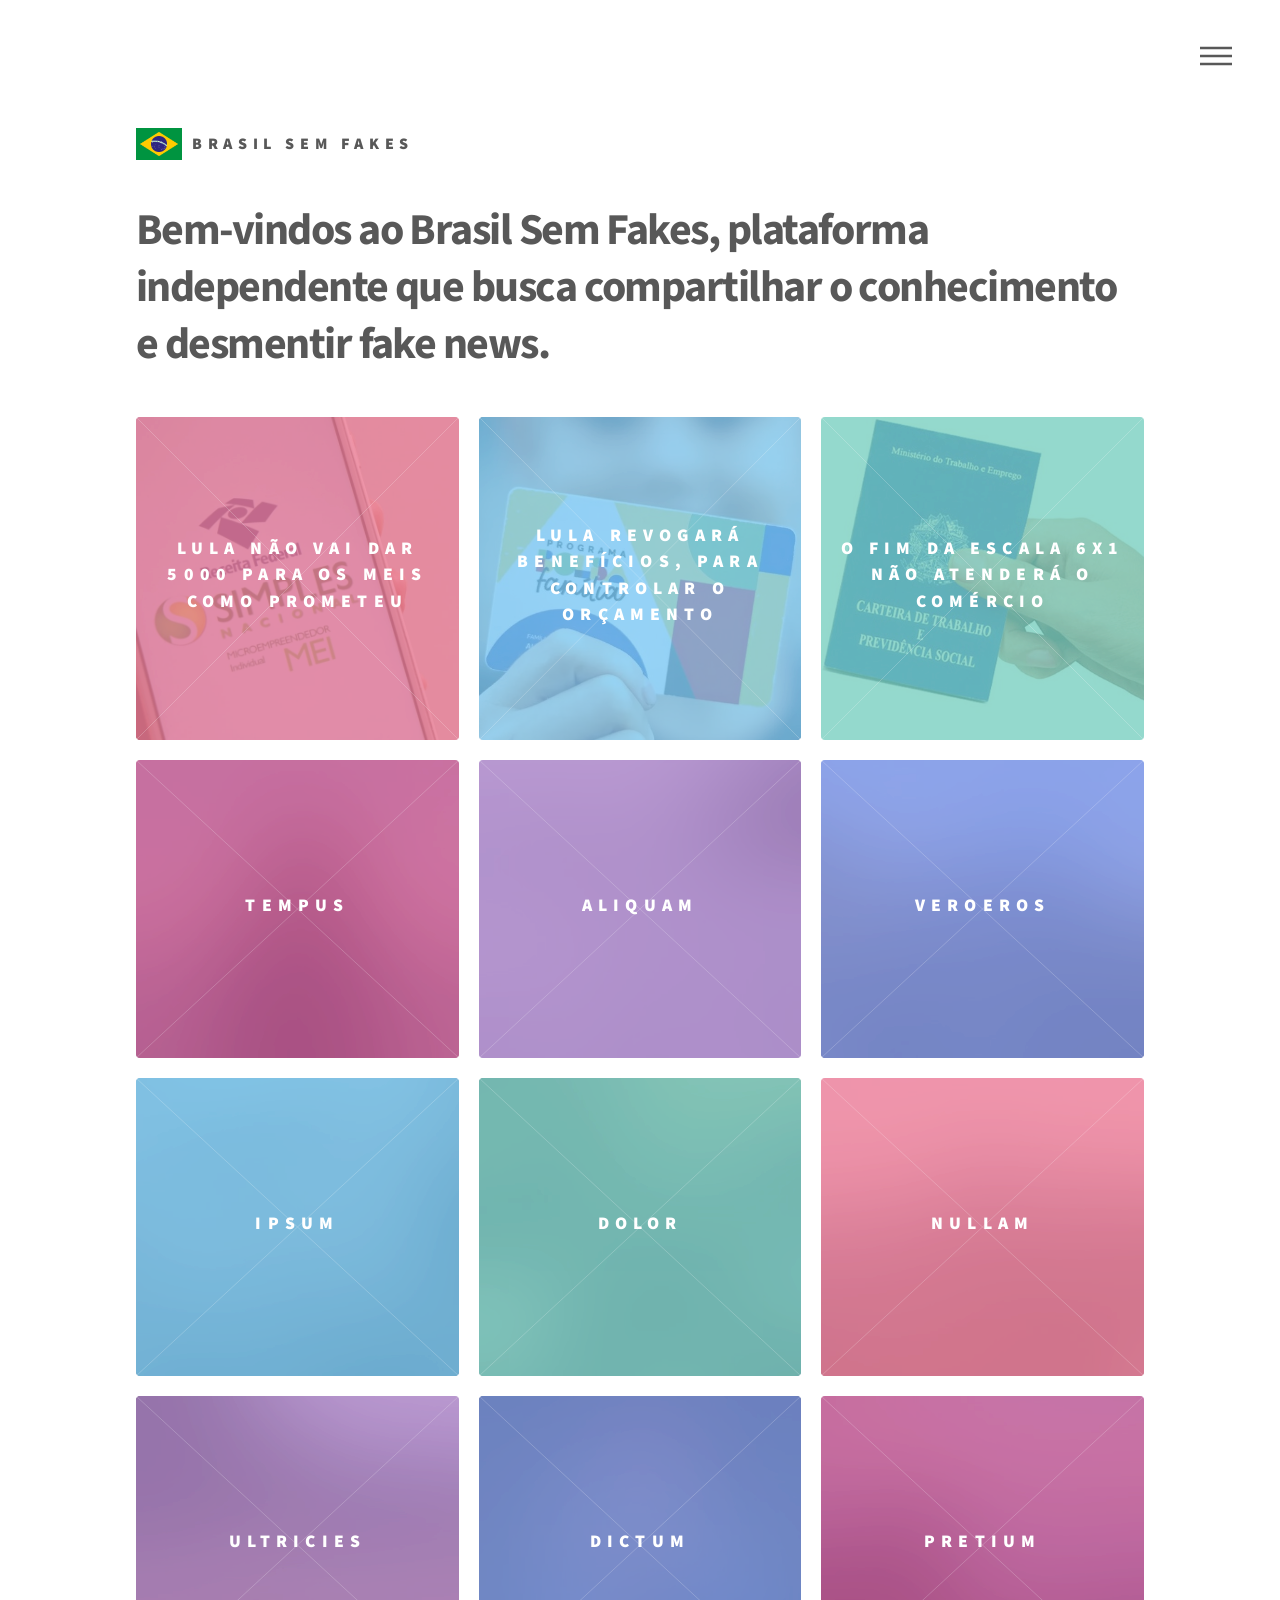
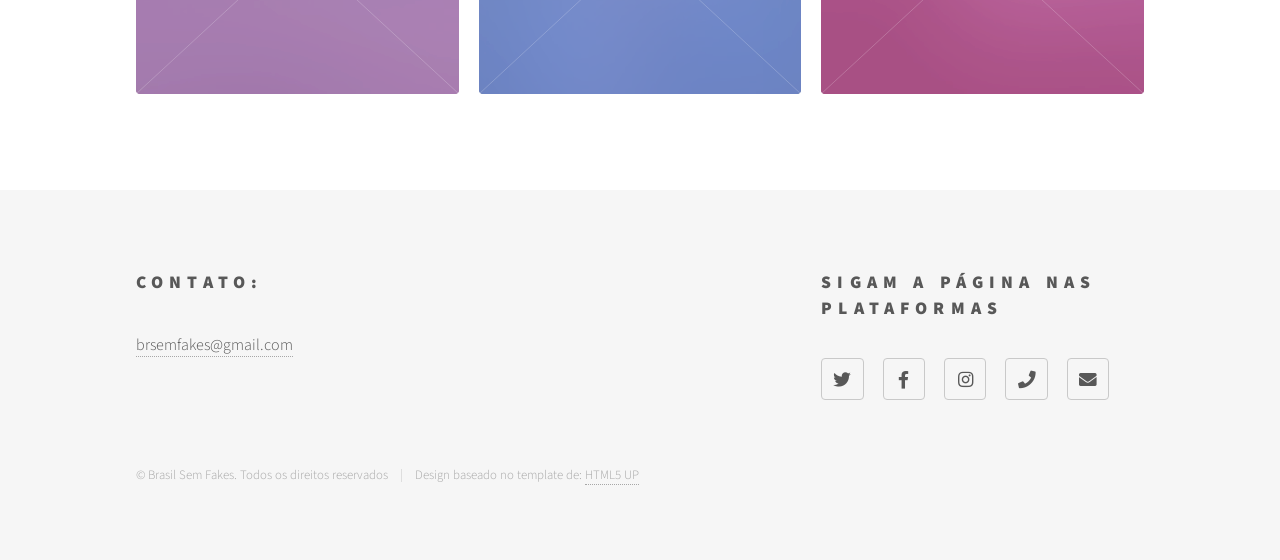
<file: index.html>
<!DOCTYPE HTML>
<!--
	Phantom by HTML5 UP
	html5up.net | @ajlkn
	Free for personal and commercial use under the CCA 3.0 license (html5up.net/license)
-->
<html>
	<head>
		<title>Brasil Sem Fakes</title>
		<meta charset="utf-8" />
		<meta name="viewport" content="width=device-width, initial-scale=1, user-scalable=no" />
		<link rel="stylesheet" href="assets/css/main.css" />
		<noscript><link rel="stylesheet" href="assets/css/noscript.css" /></noscript>
	</head>
	<body class="is-preload">
		<!-- Wrapper -->
			<div id="wrapper">

				<!-- Header -->
					<header id="header">
						<div class="inner">

							<!-- Logo -->
								<a href="index.html" class="logo">
									<span class="symbol"><img src="images/brasil.png" alt="" /></span><span class="title">Brasil Sem Fakes</span>
								</a>

							<!-- Nav -->
								<nav>
									<ul>
										<li><a href="#menu">Menu</a></li>
									</ul>
								</nav>

						</div>
					</header>

				<!-- Menu -->
					<nav id="menu">
						<h2>Menu</h2>
						<ul>
							<li><a href="index.html">Home</a></li>
							<li><a href="contato.html">Contato</a></li>
							<li><a href="about.html">Sobre Nós</a></li>
						</ul>
					</nav>

				<!-- Main -->
					<div id="main">
						<div class="inner">
							<header>
								<h1>Bem-vindos ao Brasil Sem Fakes, plataforma independente que busca compartilhar o conhecimento e desmentir fake news.</h1>
							</header>
							<section class="tiles">
								<article class="style1">
									<span class="image">
										<img src="images/MEI.jpg" alt="" />
									</span>
									<a href="ProsperaMEI.html">
										<h2>Lula não vai dar 5000 para os MEIs como prometeu</h2>
										<div class="content">
											<p>No projeto constava desde o começo que o Pix MEI iria dar prioridades para MEIs que faturam pouco, jovens, mulheres e que o valor iria ser até R$ 5000; a imprensa calculou que daria R$ 363 para cada MEI com o orçamento de 5 bilhões e eles simplesmente dividiram para todos, desinformando de forma maliciosa...</p>
										</div>
									</a>
								</article>
								<article class="style2">
									<span class="image">
										<img src="images/bolsafamilia.jpeg" alt="" />
									</span>
									<a href="beneficios.html">
										<h2>Lula revogará benefícios, para controlar o orçamento</h2>
										<div class="content">
											<p>Essa fake news usa o orçamento de 2027 e notícias de investigações de fraudes no Bolsa Família querendo alarmar a população dizendo que será revogado benefícios importantes para poder caber dentro do orçamento, a verdade é que as regras serão endurecidas para evitar novas fraudes e aliviar o orçamento...</p>
										</div>
									</a>
								</article>
								<article class="style3">
									<span class="image">
										<img src="images/clt.jpg" alt="" />
									</span>
									<a href="escala5x2.html">
										<h2>O Fim da Escala 6x1 não atenderá o comércio</h2>
										<div class="content">
											<p>O fim da escala 6x1 inclui trabalhadores de shoppings e comércio, como esses locais funcionam direto, as lojas não vão fechar; as empresas farão reorganização e rodízios de turnos para garantir os dois dias de folga semanais, os trabalhadores de regimes fora CLT que podem não ser atendidos...</p>
										</div>
									</a>
								</article>
								<article class="style4">
									<span class="image">
										<img src="images/pic04.jpg" alt="" />
									</span>
									<a href="generic.html">
										<h2>Tempus</h2>
										<div class="content">
											<p>Sed nisl arcu euismod sit amet nisi lorem etiam dolor veroeros et feugiat.</p>
										</div>
									</a>
								</article>
								<article class="style5">
									<span class="image">
										<img src="images/pic05.jpg" alt="" />
									</span>
									<a href="generic.html">
										<h2>Aliquam</h2>
										<div class="content">
											<p>Sed nisl arcu euismod sit amet nisi lorem etiam dolor veroeros et feugiat.</p>
										</div>
									</a>
								</article>
								<article class="style6">
									<span class="image">
										<img src="images/pic06.jpg" alt="" />
									</span>
									<a href="generic.html">
										<h2>Veroeros</h2>
										<div class="content">
											<p>Sed nisl arcu euismod sit amet nisi lorem etiam dolor veroeros et feugiat.</p>
										</div>
									</a>
								</article>
								<article class="style2">
									<span class="image">
										<img src="images/pic07.jpg" alt="" />
									</span>
									<a href="generic.html">
										<h2>Ipsum</h2>
										<div class="content">
											<p>Sed nisl arcu euismod sit amet nisi lorem etiam dolor veroeros et feugiat.</p>
										</div>
									</a>
								</article>
								<article class="style3">
									<span class="image">
										<img src="images/pic08.jpg" alt="" />
									</span>
									<a href="generic.html">
										<h2>Dolor</h2>
										<div class="content">
											<p>Sed nisl arcu euismod sit amet nisi lorem etiam dolor veroeros et feugiat.</p>
										</div>
									</a>
								</article>
								<article class="style1">
									<span class="image">
										<img src="images/pic09.jpg" alt="" />
									</span>
									<a href="generic.html">
										<h2>Nullam</h2>
										<div class="content">
											<p>Sed nisl arcu euismod sit amet nisi lorem etiam dolor veroeros et feugiat.</p>
										</div>
									</a>
								</article>
								<article class="style5">
									<span class="image">
										<img src="images/pic10.jpg" alt="" />
									</span>
									<a href="generic.html">
										<h2>Ultricies</h2>
										<div class="content">
											<p>Sed nisl arcu euismod sit amet nisi lorem etiam dolor veroeros et feugiat.</p>
										</div>
									</a>
								</article>
								<article class="style6">
									<span class="image">
										<img src="images/pic11.jpg" alt="" />
									</span>
									<a href="generic.html">
										<h2>Dictum</h2>
										<div class="content">
											<p>Sed nisl arcu euismod sit amet nisi lorem etiam dolor veroeros et feugiat.</p>
										</div>
									</a>
								</article>
								<article class="style4">
									<span class="image">
										<img src="images/pic12.jpg" alt="" />
									</span>
									<a href="generic.html">
										<h2>Pretium</h2>
										<div class="content">
											<p>Sed nisl arcu euismod sit amet nisi lorem etiam dolor veroeros et feugiat.</p>
										</div>
									</a>
								</article>
							</section>
						</div>
					</div>

				<!-- Footer -->
					<footer id="footer">
						<div class="inner">
							<section>
								<h2>Contato:</h2>
								<a href="mailto:brsemfakes@gmail.com">brsemfakes@gmail.com</a>
							</section>
							<section>
								<h2>Sigam a página nas plataformas</h2>
								<ul class="icons">
									<li><a href="#" class="icon brands style2 fa-twitter"><span class="label">Twitter</span></a></li>
									<li><a href="#" class="icon brands style2 fa-facebook-f"><span class="label">Facebook</span></a></li>
									<li><a href="#" class="icon brands style2 fa-instagram"><span class="label">Instagram</span></a></li>
									<li><a href="#" class="icon solid style2 fa-phone"><span class="label">Threads</span></a></li>
									<li><a href="#" class="icon solid style2 fa-envelope"><span class="label">TikTok</span></a></li>
								</ul>
							</section>
							<ul class="copyright">
								<li>&copy; Brasil Sem Fakes. Todos os direitos reservados</li><li>Design baseado no template de: <a href="http://html5up.net">HTML5 UP</a></li>
							</ul>
						</div>
					</footer>

			</div>

		<!-- Scripts -->
			<script src="assets/js/jquery.min.js"></script>
			<script src="assets/js/browser.min.js"></script>
			<script src="assets/js/breakpoints.min.js"></script>
			<script src="assets/js/util.js"></script>
			<script src="assets/js/main.js"></script>

	</body>
</html>
</file>
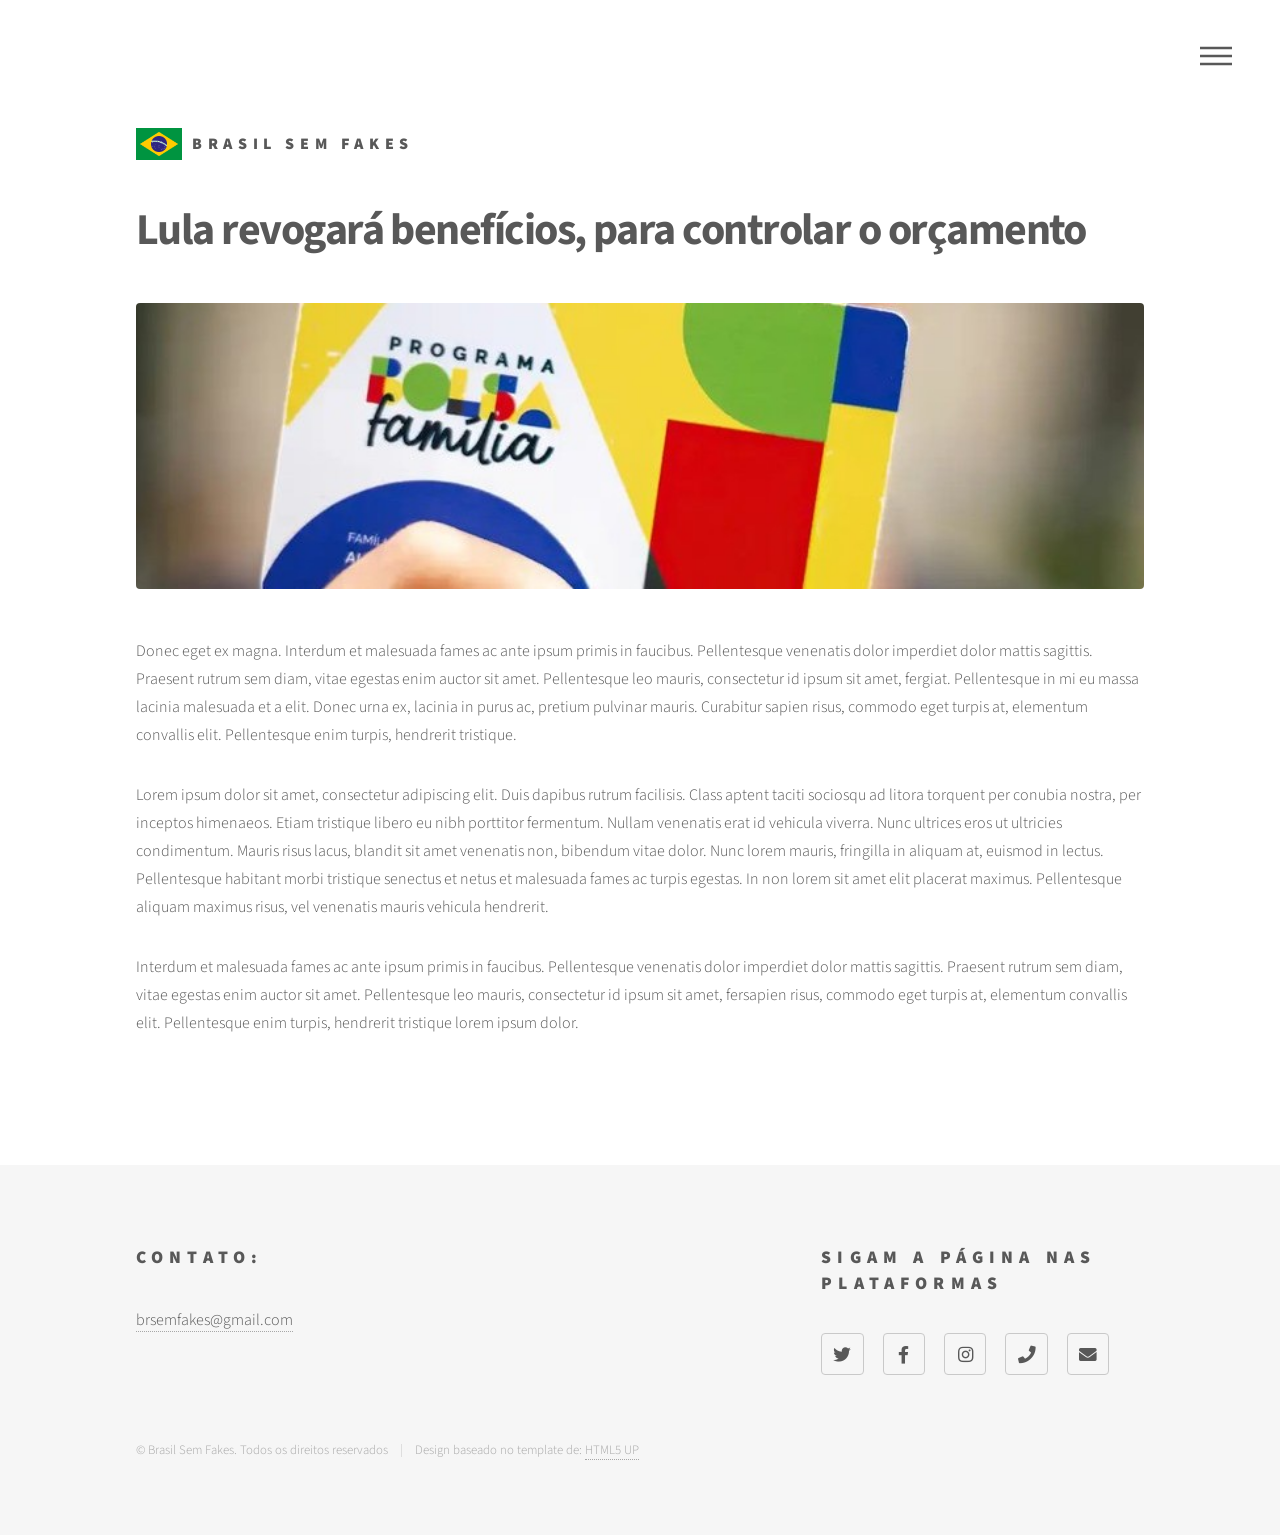
<file: beneficios.html>
<!DOCTYPE HTML>
<!--
	Phantom by HTML5 UP
	html5up.net | @ajlkn
	Free for personal and commercial use under the CCA 3.0 license (html5up.net/license)
-->
<html>
	<head>
		<title>Beneficios - Brasil Sem Fakes</title>
		<meta charset="utf-8" />
		<meta name="viewport" content="width=device-width, initial-scale=1, user-scalable=no" />
		<link rel="stylesheet" href="assets/css/main.css" />
		<noscript><link rel="stylesheet" href="assets/css/noscript.css" /></noscript>
	</head>
	<body class="is-preload">
		<!-- Wrapper -->
			<div id="wrapper">

				<!-- Header -->
					<header id="header">
						<div class="inner">

							<!-- Logo -->
								<a href="index.html" class="logo">
									<span class="symbol"><img src="images/brasil.png" alt="" /></span><span class="title">Brasil Sem Fakes</span>
								</a>

							<!-- Nav -->
								<nav>
									<ul>
										<li><a href="#menu">Menu</a></li>
									</ul>
								</nav>

						</div>
					</header>

				<!-- Menu -->
					<nav id="menu">
						<h2>Menu</h2>
						<ul>
							<li><a href="index.html">Home</a></li>
							<li><a href="contato.html">Contato</a></li>
							<li><a href="about.html">Sobre Nós</a></li>
						</ul>
					</nav>

				<!-- Main -->
					<div id="main">
						<div class="inner">
							<h1>Lula revogará benefícios, para controlar o orçamento</h1>
							<span class="image main"><img src="images/bolsafamilia-large2.jpeg" alt="" /></span>
							<p>Donec eget ex magna. Interdum et malesuada fames ac ante ipsum primis in faucibus. Pellentesque venenatis dolor imperdiet dolor mattis sagittis. Praesent rutrum sem diam, vitae egestas enim auctor sit amet. Pellentesque leo mauris, consectetur id ipsum sit amet, fergiat. Pellentesque in mi eu massa lacinia malesuada et a elit. Donec urna ex, lacinia in purus ac, pretium pulvinar mauris. Curabitur sapien risus, commodo eget turpis at, elementum convallis elit. Pellentesque enim turpis, hendrerit tristique.</p>
							<p>Lorem ipsum dolor sit amet, consectetur adipiscing elit. Duis dapibus rutrum facilisis. Class aptent taciti sociosqu ad litora torquent per conubia nostra, per inceptos himenaeos. Etiam tristique libero eu nibh porttitor fermentum. Nullam venenatis erat id vehicula viverra. Nunc ultrices eros ut ultricies condimentum. Mauris risus lacus, blandit sit amet venenatis non, bibendum vitae dolor. Nunc lorem mauris, fringilla in aliquam at, euismod in lectus. Pellentesque habitant morbi tristique senectus et netus et malesuada fames ac turpis egestas. In non lorem sit amet elit placerat maximus. Pellentesque aliquam maximus risus, vel venenatis mauris vehicula hendrerit.</p>
							<p>Interdum et malesuada fames ac ante ipsum primis in faucibus. Pellentesque venenatis dolor imperdiet dolor mattis sagittis. Praesent rutrum sem diam, vitae egestas enim auctor sit amet. Pellentesque leo mauris, consectetur id ipsum sit amet, fersapien risus, commodo eget turpis at, elementum convallis elit. Pellentesque enim turpis, hendrerit tristique lorem ipsum dolor.</p>
						</div>
					</div>

				<!-- Footer -->
					<footer id="footer">
						<div class="inner">
							<section>
								<h2>Contato:</h2>
								<a href="mailto:brsemfakes@gmail.com">brsemfakes@gmail.com</a>
							</section>
							<section>
								<h2>Sigam a página nas plataformas</h2>
								<ul class="icons">
									<li><a href="#" class="icon brands style2 fa-twitter"><span class="label">Twitter</span></a></li>
									<li><a href="#" class="icon brands style2 fa-facebook-f"><span class="label">Facebook</span></a></li>
									<li><a href="#" class="icon brands style2 fa-instagram"><span class="label">Instagram</span></a></li>
									<li><a href="#" class="icon solid style2 fa-phone"><span class="label">Threads</span></a></li>
									<li><a href="#" class="icon solid style2 fa-envelope"><span class="label">TikTok</span></a></li>
								</ul>
							</section>
							<ul class="copyright">
								<li>&copy; Brasil Sem Fakes. Todos os direitos reservados</li><li>Design baseado no template de: <a href="http://html5up.net">HTML5 UP</a></li>
							</ul>
						</div>
					</footer>

			</div>

		<!-- Scripts -->
			<script src="assets/js/jquery.min.js"></script>
			<script src="assets/js/browser.min.js"></script>
			<script src="assets/js/breakpoints.min.js"></script>
			<script src="assets/js/util.js"></script>
			<script src="assets/js/main.js"></script>

	</body>
</html>
</file>
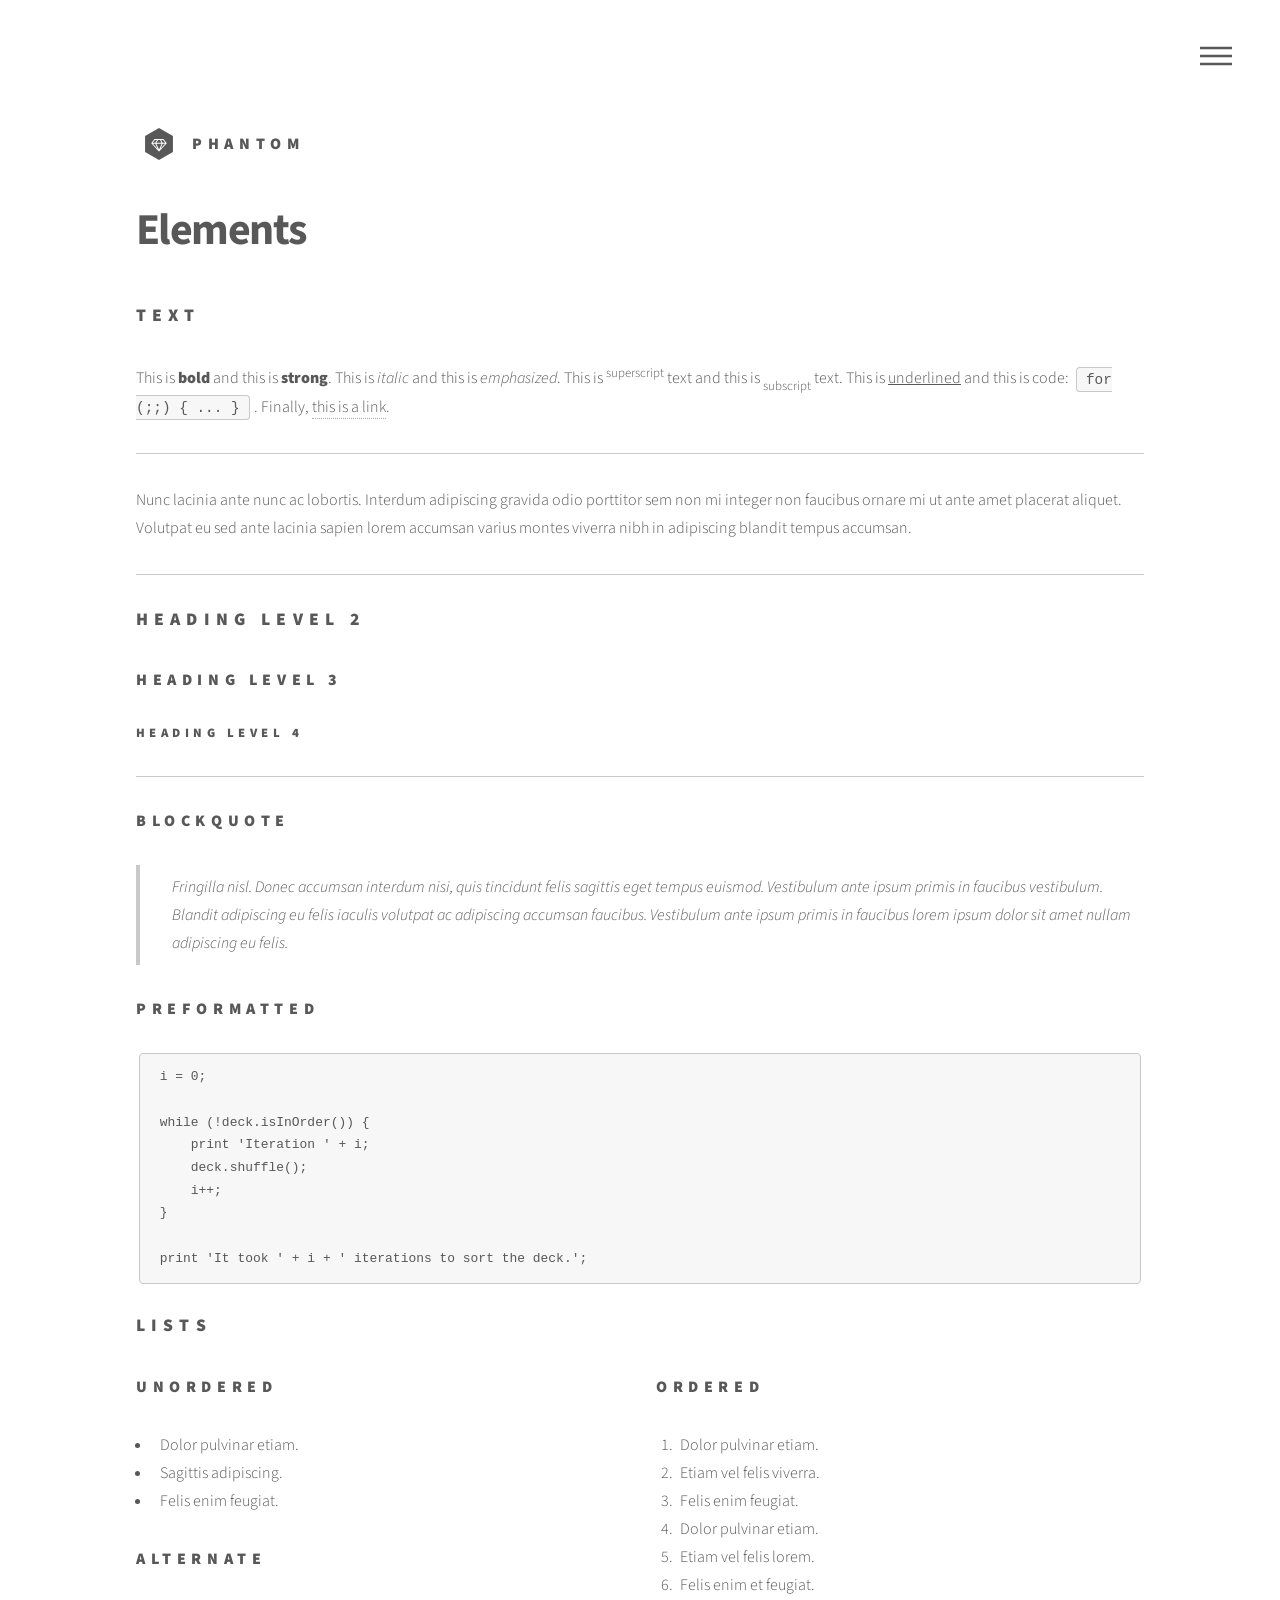
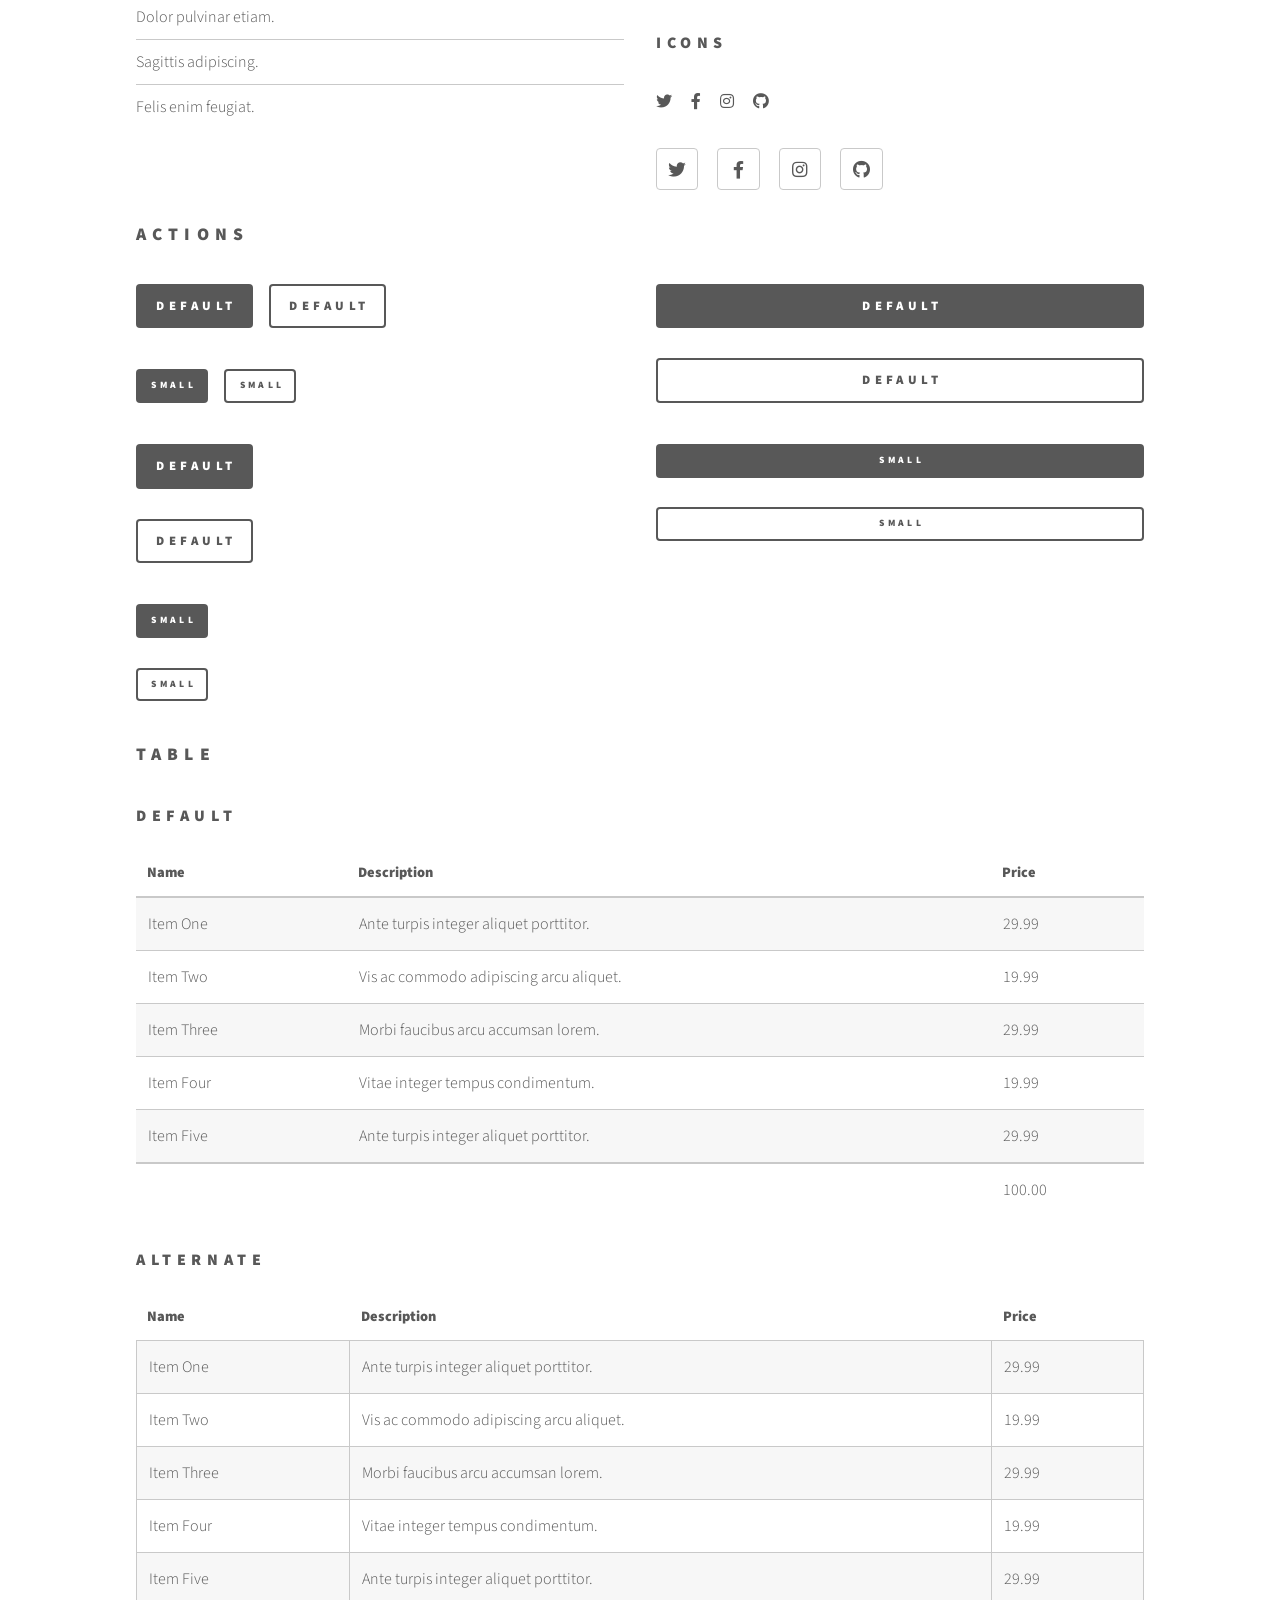
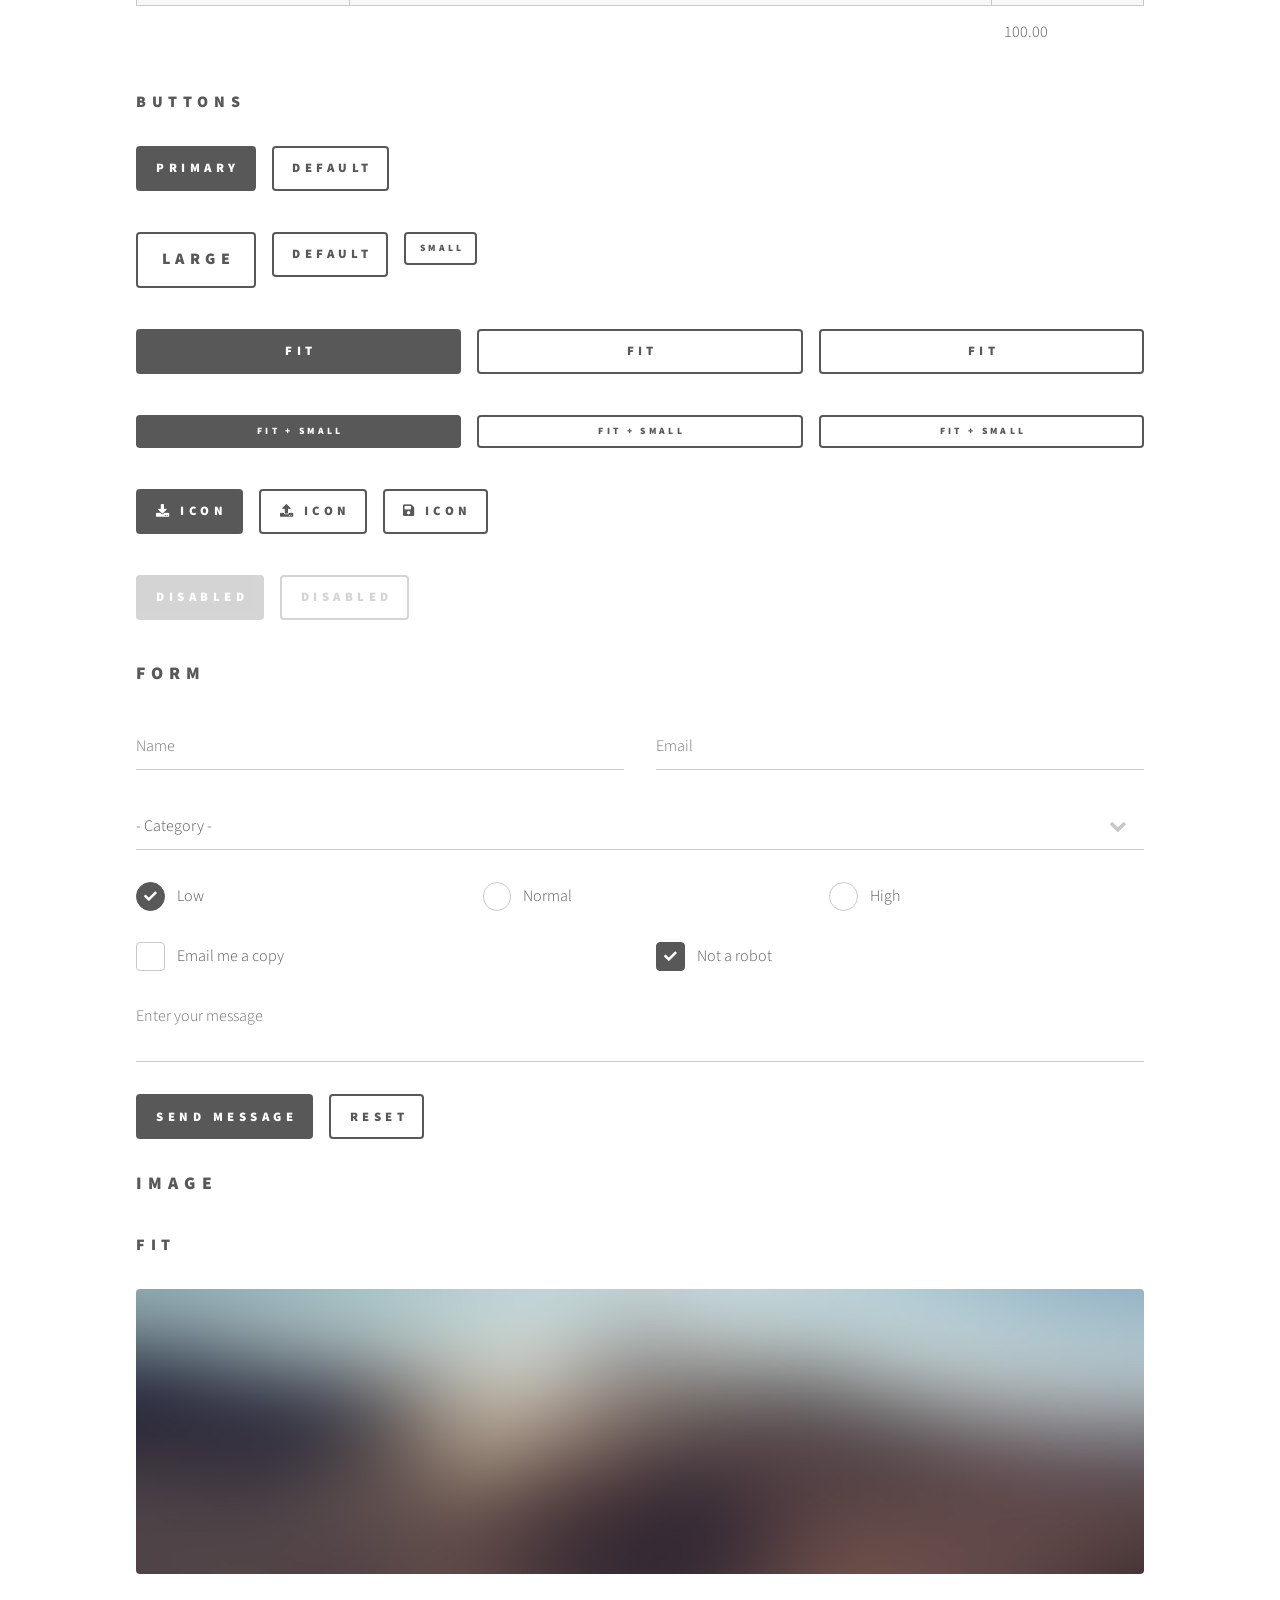
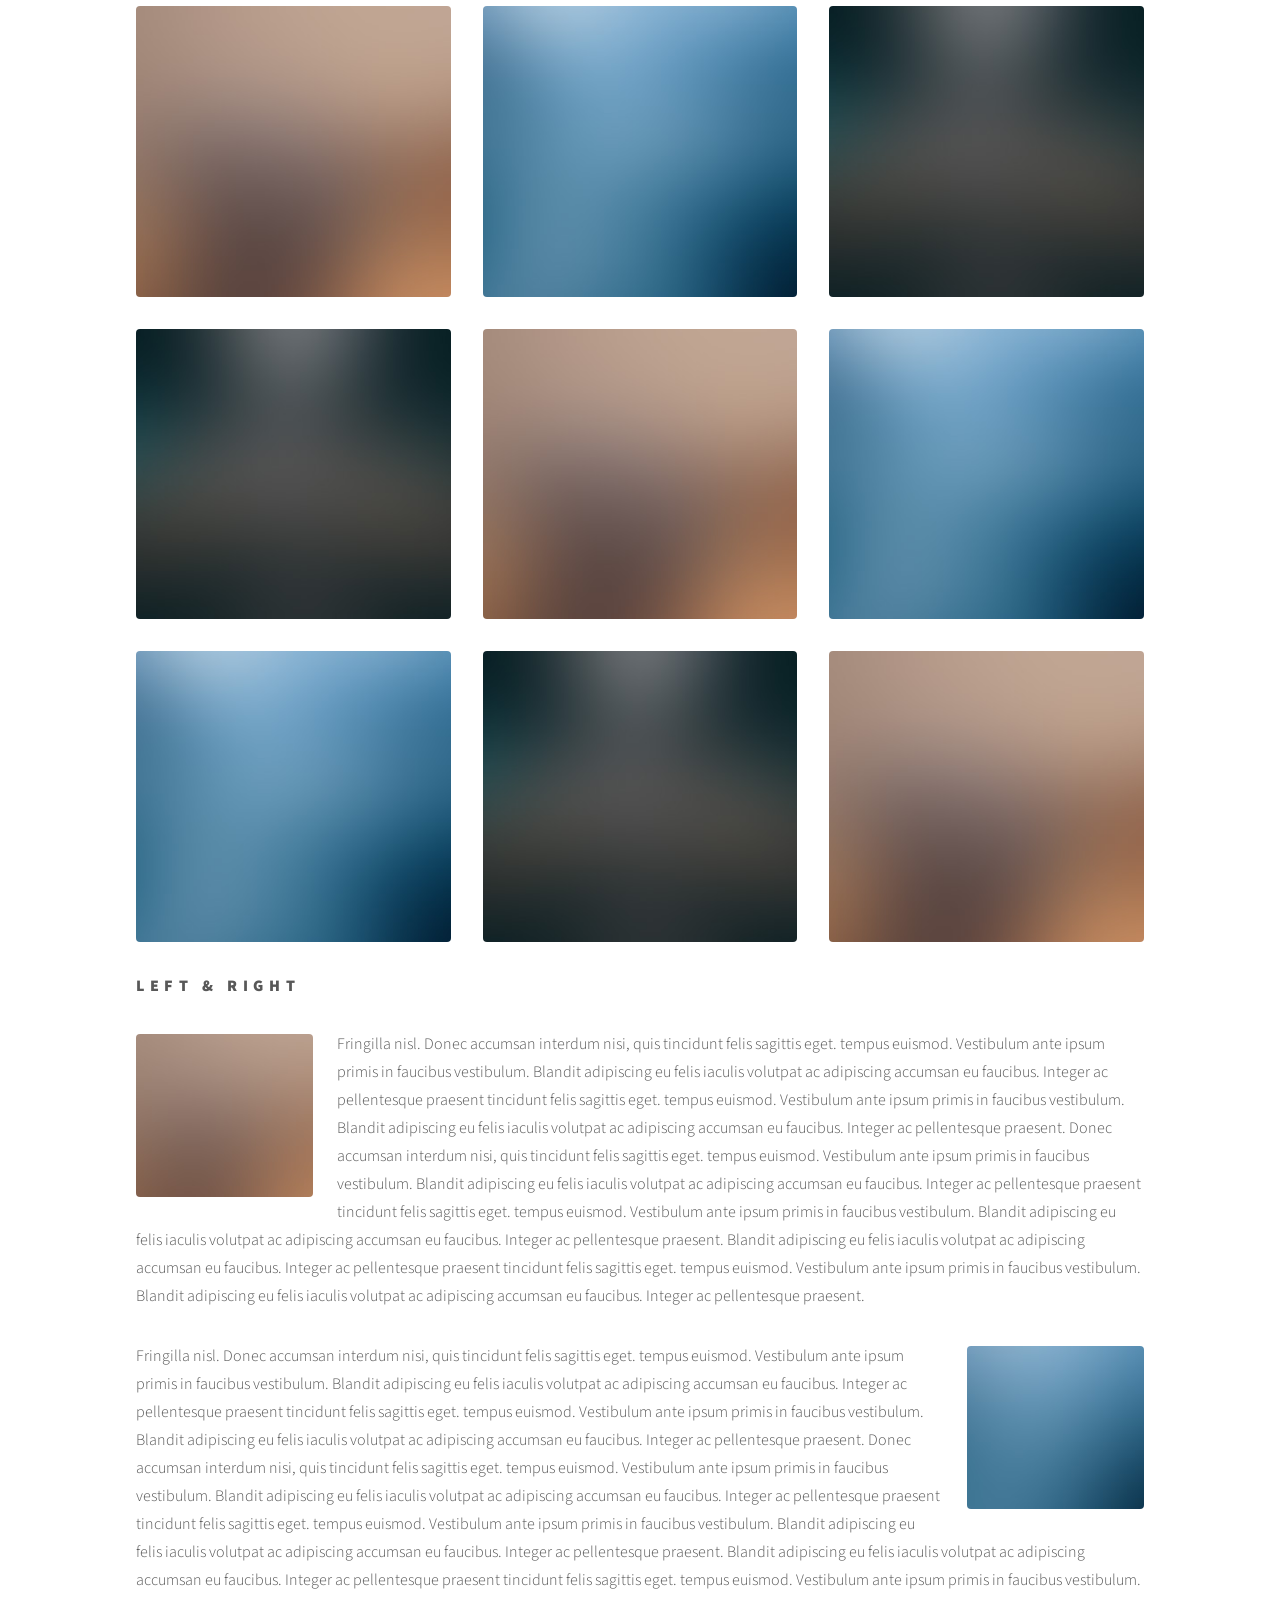
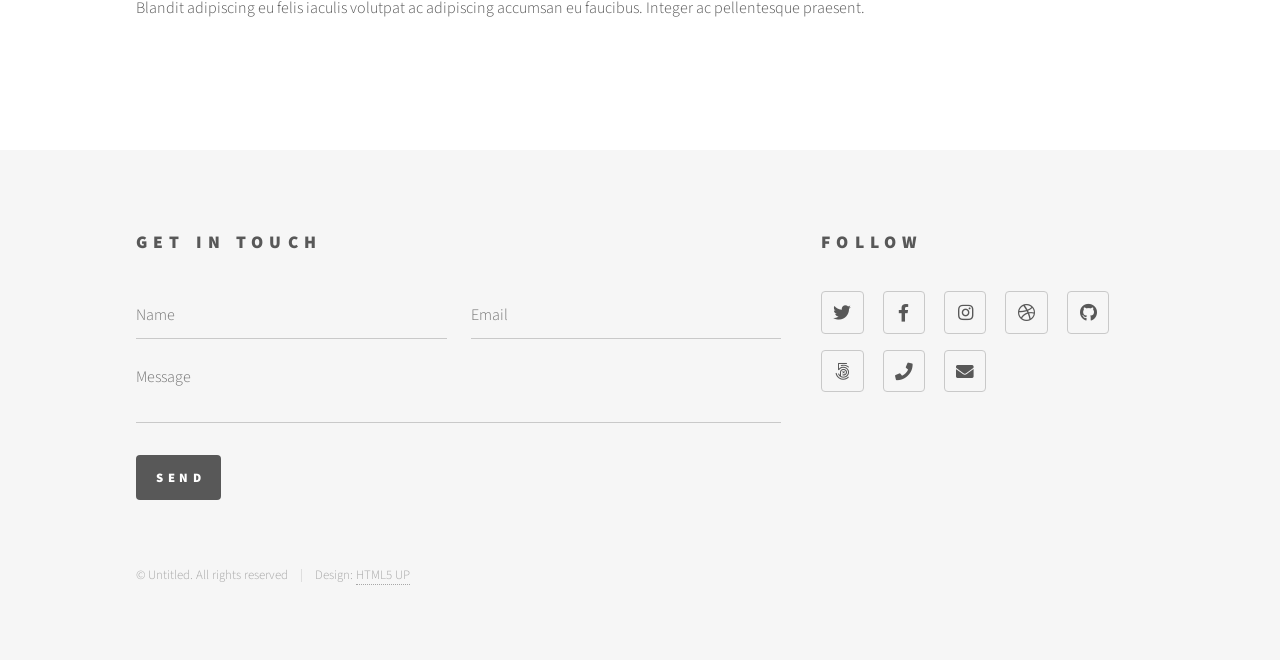
<file: elements.html>
<!DOCTYPE HTML>
<!--
	Phantom by HTML5 UP
	html5up.net | @ajlkn
	Free for personal and commercial use under the CCA 3.0 license (html5up.net/license)
-->
<html>
	<head>
		<title>Elements - Phantom by HTML5 UP</title>
		<meta charset="utf-8" />
		<meta name="viewport" content="width=device-width, initial-scale=1, user-scalable=no" />
		<link rel="stylesheet" href="assets/css/main.css" />
		<noscript><link rel="stylesheet" href="assets/css/noscript.css" /></noscript>
	</head>
	<body class="is-preload">
		<!-- Wrapper -->
			<div id="wrapper">

				<!-- Header -->
					<header id="header">
						<div class="inner">

							<!-- Logo -->
								<a href="index.html" class="logo">
									<span class="symbol"><img src="images/logo.svg" alt="" /></span><span class="title">Phantom</span>
								</a>

							<!-- Nav -->
								<nav>
									<ul>
										<li><a href="#menu">Menu</a></li>
									</ul>
								</nav>

						</div>
					</header>

				<!-- Menu -->
					<nav id="menu">
						<h2>Menu</h2>
						<ul>
							<li><a href="index.html">Home</a></li>
							<li><a href="generic.html">Ipsum veroeros</a></li>
							<li><a href="generic.html">Tempus etiam</a></li>
							<li><a href="generic.html">Consequat dolor</a></li>
							<li><a href="elements.html">Elements</a></li>
						</ul>
					</nav>

				<!-- Main -->
					<div id="main">
						<div class="inner">
							<h1>Elements</h1>

							<!-- Text -->
								<section>
									<h2>Text</h2>
									<p>This is <b>bold</b> and this is <strong>strong</strong>. This is <i>italic</i> and this is <em>emphasized</em>.
									This is <sup>superscript</sup> text and this is <sub>subscript</sub> text.
									This is <u>underlined</u> and this is code: <code>for (;;) { ... }</code>. Finally, <a href="#">this is a link</a>.</p>
									<hr />
									<p>Nunc lacinia ante nunc ac lobortis. Interdum adipiscing gravida odio porttitor sem non mi integer non faucibus ornare mi ut ante amet placerat aliquet. Volutpat eu sed ante lacinia sapien lorem accumsan varius montes viverra nibh in adipiscing blandit tempus accumsan.</p>
									<hr />
									<h2>Heading Level 2</h2>
									<h3>Heading Level 3</h3>
									<h4>Heading Level 4</h4>
									<hr />
									<h3>Blockquote</h3>
									<blockquote>Fringilla nisl. Donec accumsan interdum nisi, quis tincidunt felis sagittis eget tempus euismod. Vestibulum ante ipsum primis in faucibus vestibulum. Blandit adipiscing eu felis iaculis volutpat ac adipiscing accumsan faucibus. Vestibulum ante ipsum primis in faucibus lorem ipsum dolor sit amet nullam adipiscing eu felis.</blockquote>
									<h3>Preformatted</h3>
									<pre><code>i = 0;

while (!deck.isInOrder()) {
    print 'Iteration ' + i;
    deck.shuffle();
    i++;
}

print 'It took ' + i + ' iterations to sort the deck.';</code></pre>
								</section>

							<!-- Lists -->
								<section>
									<h2>Lists</h2>
									<div class="row">
										<div class="col-6 col-12-medium">
											<h3>Unordered</h3>
											<ul>
												<li>Dolor pulvinar etiam.</li>
												<li>Sagittis adipiscing.</li>
												<li>Felis enim feugiat.</li>
											</ul>
											<h3>Alternate</h3>
											<ul class="alt">
												<li>Dolor pulvinar etiam.</li>
												<li>Sagittis adipiscing.</li>
												<li>Felis enim feugiat.</li>
											</ul>
										</div>
										<div class="col-6 col-12-medium">
											<h3>Ordered</h3>
											<ol>
												<li>Dolor pulvinar etiam.</li>
												<li>Etiam vel felis viverra.</li>
												<li>Felis enim feugiat.</li>
												<li>Dolor pulvinar etiam.</li>
												<li>Etiam vel felis lorem.</li>
												<li>Felis enim et feugiat.</li>
											</ol>
											<h3>Icons</h3>
											<ul class="icons">
												<li><a href="#" class="icon brands style1 fa-twitter"><span class="label">Twitter</span></a></li>
												<li><a href="#" class="icon brands style1 fa-facebook-f"><span class="label">Facebook</span></a></li>
												<li><a href="#" class="icon brands style1 fa-instagram"><span class="label">Instagram</span></a></li>
												<li><a href="#" class="icon brands style1 fa-github"><span class="label">Github</span></a></li>
											</ul>
											<ul class="icons">
												<li><a href="#" class="icon brands style2 fa-twitter"><span class="label">Twitter</span></a></li>
												<li><a href="#" class="icon brands style2 fa-facebook-f"><span class="label">Facebook</span></a></li>
												<li><a href="#" class="icon brands style2 fa-instagram"><span class="label">Instagram</span></a></li>
												<li><a href="#" class="icon brands style2 fa-github"><span class="label">Github</span></a></li>
											</ul>
										</div>
									</div>
									<h2>Actions</h2>
									<div class="row">
										<div class="col-6 col-12-medium">
											<ul class="actions">
												<li><a href="#" class="button primary">Default</a></li>
												<li><a href="#" class="button">Default</a></li>
											</ul>
											<ul class="actions small">
												<li><a href="#" class="button primary small">Small</a></li>
												<li><a href="#" class="button small">Small</a></li>
											</ul>
											<ul class="actions stacked">
												<li><a href="#" class="button primary">Default</a></li>
												<li><a href="#" class="button">Default</a></li>
											</ul>
											<ul class="actions stacked">
												<li><a href="#" class="button primary small">Small</a></li>
												<li><a href="#" class="button small">Small</a></li>
											</ul>
										</div>
										<div class="col-6 col-12-medium">
											<ul class="actions stacked">
												<li><a href="#" class="button primary fit">Default</a></li>
												<li><a href="#" class="button fit">Default</a></li>
											</ul>
											<ul class="actions stacked">
												<li><a href="#" class="button primary small fit">Small</a></li>
												<li><a href="#" class="button small fit">Small</a></li>
											</ul>
										</div>
									</div>
								</section>

							<!-- Table -->
								<section>
									<h2>Table</h2>
									<h3>Default</h3>
									<div class="table-wrapper">
										<table>
											<thead>
												<tr>
													<th>Name</th>
													<th>Description</th>
													<th>Price</th>
												</tr>
											</thead>
											<tbody>
												<tr>
													<td>Item One</td>
													<td>Ante turpis integer aliquet porttitor.</td>
													<td>29.99</td>
												</tr>
												<tr>
													<td>Item Two</td>
													<td>Vis ac commodo adipiscing arcu aliquet.</td>
													<td>19.99</td>
												</tr>
												<tr>
													<td>Item Three</td>
													<td> Morbi faucibus arcu accumsan lorem.</td>
													<td>29.99</td>
												</tr>
												<tr>
													<td>Item Four</td>
													<td>Vitae integer tempus condimentum.</td>
													<td>19.99</td>
												</tr>
												<tr>
													<td>Item Five</td>
													<td>Ante turpis integer aliquet porttitor.</td>
													<td>29.99</td>
												</tr>
											</tbody>
											<tfoot>
												<tr>
													<td colspan="2"></td>
													<td>100.00</td>
												</tr>
											</tfoot>
										</table>
									</div>

									<h3>Alternate</h3>
									<div class="table-wrapper">
										<table class="alt">
											<thead>
												<tr>
													<th>Name</th>
													<th>Description</th>
													<th>Price</th>
												</tr>
											</thead>
											<tbody>
												<tr>
													<td>Item One</td>
													<td>Ante turpis integer aliquet porttitor.</td>
													<td>29.99</td>
												</tr>
												<tr>
													<td>Item Two</td>
													<td>Vis ac commodo adipiscing arcu aliquet.</td>
													<td>19.99</td>
												</tr>
												<tr>
													<td>Item Three</td>
													<td> Morbi faucibus arcu accumsan lorem.</td>
													<td>29.99</td>
												</tr>
												<tr>
													<td>Item Four</td>
													<td>Vitae integer tempus condimentum.</td>
													<td>19.99</td>
												</tr>
												<tr>
													<td>Item Five</td>
													<td>Ante turpis integer aliquet porttitor.</td>
													<td>29.99</td>
												</tr>
											</tbody>
											<tfoot>
												<tr>
													<td colspan="2"></td>
													<td>100.00</td>
												</tr>
											</tfoot>
										</table>
									</div>
								</section>

							<!-- Buttons -->
								<section>
									<h3>Buttons</h3>
									<ul class="actions">
										<li><a href="#" class="button primary">Primary</a></li>
										<li><a href="#" class="button">Default</a></li>
									</ul>
									<ul class="actions">
										<li><a href="#" class="button large">Large</a></li>
										<li><a href="#" class="button">Default</a></li>
										<li><a href="#" class="button small">Small</a></li>
									</ul>
									<ul class="actions fit">
										<li><a href="#" class="button primary fit">Fit</a></li>
										<li><a href="#" class="button fit">Fit</a></li>
										<li><a href="#" class="button fit">Fit</a></li>
									</ul>
									<ul class="actions fit small">
										<li><a href="#" class="button primary fit small">Fit + Small</a></li>
										<li><a href="#" class="button fit small">Fit + Small</a></li>
										<li><a href="#" class="button fit small">Fit + Small</a></li>
									</ul>
									<ul class="actions">
										<li><a href="#" class="button primary icon solid fa-download">Icon</a></li>
										<li><a href="#" class="button icon solid fa-upload">Icon</a></li>
										<li><a href="#" class="button icon solid fa-save">Icon</a></li>
									</ul>
									<ul class="actions">
										<li><span class="button primary disabled">Disabled</span></li>
										<li><span class="button disabled">Disabled</span></li>
									</ul>
								</section>

							<!-- Form -->
								<section>
									<h2>Form</h2>
									<form method="post" action="#">
										<div class="row gtr-uniform">
											<div class="col-6 col-12-xsmall">
												<input type="text" name="demo-name" id="demo-name" value="" placeholder="Name" />
											</div>
											<div class="col-6 col-12-xsmall">
												<input type="email" name="demo-email" id="demo-email" value="" placeholder="Email" />
											</div>
											<div class="col-12">
												<select name="demo-category" id="demo-category">
													<option value="">- Category -</option>
													<option value="1">Manufacturing</option>
													<option value="1">Shipping</option>
													<option value="1">Administration</option>
													<option value="1">Human Resources</option>
												</select>
											</div>
											<div class="col-4 col-12-small">
												<input type="radio" id="demo-priority-low" name="demo-priority" checked>
												<label for="demo-priority-low">Low</label>
											</div>
											<div class="col-4 col-12-small">
												<input type="radio" id="demo-priority-normal" name="demo-priority">
												<label for="demo-priority-normal">Normal</label>
											</div>
											<div class="col-4 col-12-small">
												<input type="radio" id="demo-priority-high" name="demo-priority">
												<label for="demo-priority-high">High</label>
											</div>
											<div class="col-6 col-12-small">
												<input type="checkbox" id="demo-copy" name="demo-copy">
												<label for="demo-copy">Email me a copy</label>
											</div>
											<div class="col-6 col-12-small">
												<input type="checkbox" id="demo-human" name="demo-human" checked>
												<label for="demo-human">Not a robot</label>
											</div>
											<div class="col-12">
												<textarea name="demo-message" id="demo-message" placeholder="Enter your message" rows="6"></textarea>
											</div>
											<div class="col-12">
												<ul class="actions">
													<li><input type="submit" value="Send Message" class="primary" /></li>
													<li><input type="reset" value="Reset" /></li>
												</ul>
											</div>
										</div>
									</form>
								</section>

							<!-- Image -->
								<section>
									<h2>Image</h2>
									<h3>Fit</h3>
									<div class="box alt">
										<div class="row gtr-uniform">
											<div class="col-12"><span class="image fit"><img src="images/pic13.jpg" alt="" /></span></div>
											<div class="col-4"><span class="image fit"><img src="images/pic01.jpg" alt="" /></span></div>
											<div class="col-4"><span class="image fit"><img src="images/pic02.jpg" alt="" /></span></div>
											<div class="col-4"><span class="image fit"><img src="images/pic03.jpg" alt="" /></span></div>
											<div class="col-4"><span class="image fit"><img src="images/pic03.jpg" alt="" /></span></div>
											<div class="col-4"><span class="image fit"><img src="images/pic01.jpg" alt="" /></span></div>
											<div class="col-4"><span class="image fit"><img src="images/pic02.jpg" alt="" /></span></div>
											<div class="col-4"><span class="image fit"><img src="images/pic02.jpg" alt="" /></span></div>
											<div class="col-4"><span class="image fit"><img src="images/pic03.jpg" alt="" /></span></div>
											<div class="col-4"><span class="image fit"><img src="images/pic01.jpg" alt="" /></span></div>
										</div>
									</div>
									<h3>Left &amp; Right</h3>
									<p><span class="image left"><img src="images/pic14.jpg" alt="" /></span>Fringilla nisl. Donec accumsan interdum nisi, quis tincidunt felis sagittis eget. tempus euismod. Vestibulum ante ipsum primis in faucibus vestibulum. Blandit adipiscing eu felis iaculis volutpat ac adipiscing accumsan eu faucibus. Integer ac pellentesque praesent tincidunt felis sagittis eget. tempus euismod. Vestibulum ante ipsum primis in faucibus vestibulum. Blandit adipiscing eu felis iaculis volutpat ac adipiscing accumsan eu faucibus. Integer ac pellentesque praesent. Donec accumsan interdum nisi, quis tincidunt felis sagittis eget. tempus euismod. Vestibulum ante ipsum primis in faucibus vestibulum. Blandit adipiscing eu felis iaculis volutpat ac adipiscing accumsan eu faucibus. Integer ac pellentesque praesent tincidunt felis sagittis eget. tempus euismod. Vestibulum ante ipsum primis in faucibus vestibulum. Blandit adipiscing eu felis iaculis volutpat ac adipiscing accumsan eu faucibus. Integer ac pellentesque praesent. Blandit adipiscing eu felis iaculis volutpat ac adipiscing accumsan eu faucibus. Integer ac pellentesque praesent tincidunt felis sagittis eget. tempus euismod. Vestibulum ante ipsum primis in faucibus vestibulum. Blandit adipiscing eu felis iaculis volutpat ac adipiscing accumsan eu faucibus. Integer ac pellentesque praesent.</p>
									<p><span class="image right"><img src="images/pic15.jpg" alt="" /></span>Fringilla nisl. Donec accumsan interdum nisi, quis tincidunt felis sagittis eget. tempus euismod. Vestibulum ante ipsum primis in faucibus vestibulum. Blandit adipiscing eu felis iaculis volutpat ac adipiscing accumsan eu faucibus. Integer ac pellentesque praesent tincidunt felis sagittis eget. tempus euismod. Vestibulum ante ipsum primis in faucibus vestibulum. Blandit adipiscing eu felis iaculis volutpat ac adipiscing accumsan eu faucibus. Integer ac pellentesque praesent. Donec accumsan interdum nisi, quis tincidunt felis sagittis eget. tempus euismod. Vestibulum ante ipsum primis in faucibus vestibulum. Blandit adipiscing eu felis iaculis volutpat ac adipiscing accumsan eu faucibus. Integer ac pellentesque praesent tincidunt felis sagittis eget. tempus euismod. Vestibulum ante ipsum primis in faucibus vestibulum. Blandit adipiscing eu felis iaculis volutpat ac adipiscing accumsan eu faucibus. Integer ac pellentesque praesent. Blandit adipiscing eu felis iaculis volutpat ac adipiscing accumsan eu faucibus. Integer ac pellentesque praesent tincidunt felis sagittis eget. tempus euismod. Vestibulum ante ipsum primis in faucibus vestibulum. Blandit adipiscing eu felis iaculis volutpat ac adipiscing accumsan eu faucibus. Integer ac pellentesque praesent.</p>
								</section>

						</div>
					</div>

				<!-- Footer -->
					<footer id="footer">
						<div class="inner">
							<section>
								<h2>Get in touch</h2>
								<form method="post" action="#">
									<div class="fields">
										<div class="field half">
											<input type="text" name="name" id="name" placeholder="Name" />
										</div>
										<div class="field half">
											<input type="email" name="email" id="email" placeholder="Email" />
										</div>
										<div class="field">
											<textarea name="message" id="message" placeholder="Message"></textarea>
										</div>
									</div>
									<ul class="actions">
										<li><input type="submit" value="Send" class="primary" /></li>
									</ul>
								</form>
							</section>
							<section>
								<h2>Follow</h2>
								<ul class="icons">
									<li><a href="#" class="icon brands style2 fa-twitter"><span class="label">Twitter</span></a></li>
									<li><a href="#" class="icon brands style2 fa-facebook-f"><span class="label">Facebook</span></a></li>
									<li><a href="#" class="icon brands style2 fa-instagram"><span class="label">Instagram</span></a></li>
									<li><a href="#" class="icon brands style2 fa-dribbble"><span class="label">Dribbble</span></a></li>
									<li><a href="#" class="icon brands style2 fa-github"><span class="label">GitHub</span></a></li>
									<li><a href="#" class="icon brands style2 fa-500px"><span class="label">500px</span></a></li>
									<li><a href="#" class="icon solid style2 fa-phone"><span class="label">Phone</span></a></li>
									<li><a href="#" class="icon solid style2 fa-envelope"><span class="label">Email</span></a></li>
								</ul>
							</section>
							<ul class="copyright">
								<li>&copy; Untitled. All rights reserved</li><li>Design: <a href="http://html5up.net">HTML5 UP</a></li>
							</ul>
						</div>
					</footer>

			</div>

		<!-- Scripts -->
			<script src="assets/js/jquery.min.js"></script>
			<script src="assets/js/browser.min.js"></script>
			<script src="assets/js/breakpoints.min.js"></script>
			<script src="assets/js/util.js"></script>
			<script src="assets/js/main.js"></script>

	</body>
</html>
</file>
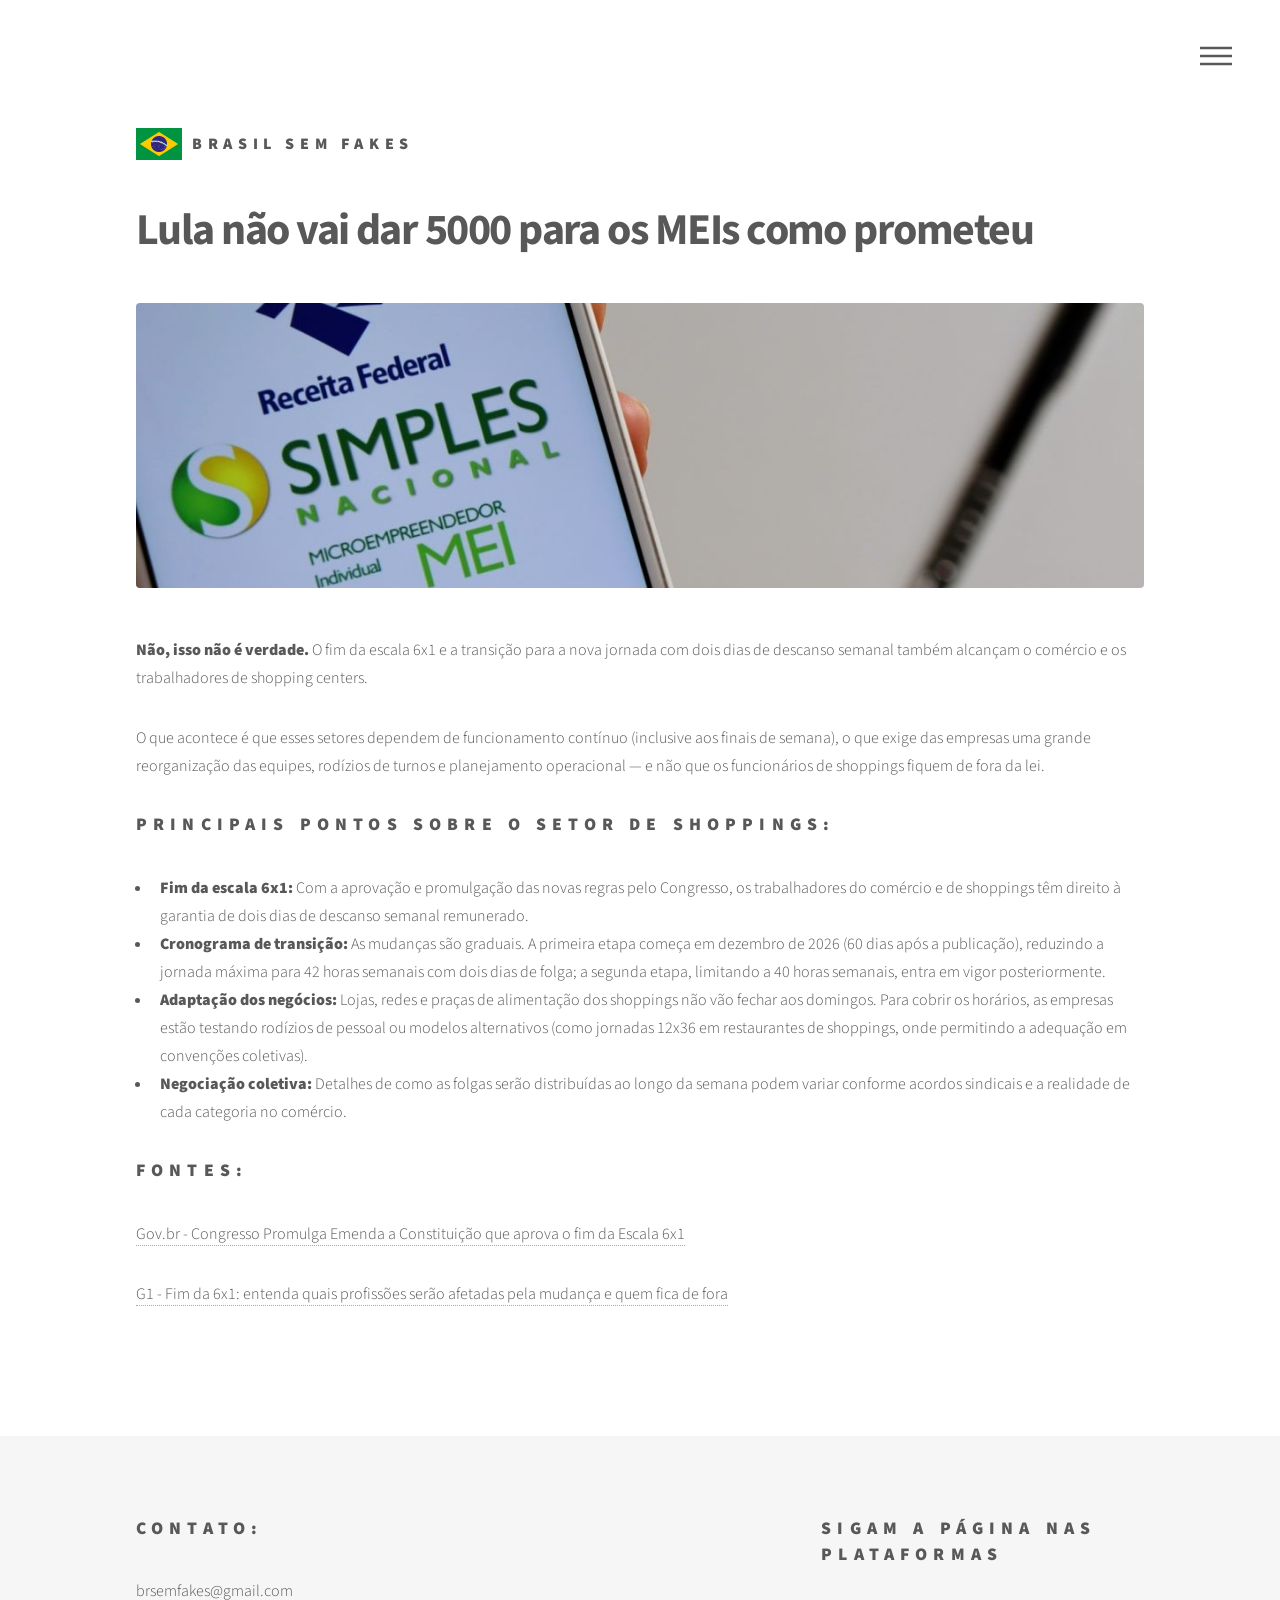
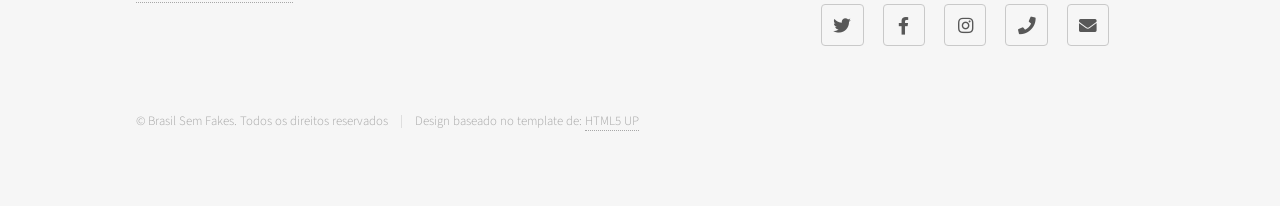
<file: escala5x2.html>
<!DOCTYPE HTML>
<!--
	Phantom by HTML5 UP
	html5up.net | @ajlkn
	Free for personal and commercial use under the CCA 3.0 license (html5up.net/license)
-->
<html>
	<head>
		<title>Escala 5x2 - Brasil Sem Fakes</title>
		<meta charset="utf-8" />
		<meta name="viewport" content="width=device-width, initial-scale=1, user-scalable=no" />
		<link rel="stylesheet" href="assets/css/main.css" />
		<noscript><link rel="stylesheet" href="assets/css/noscript.css" /></noscript>
	</head>
	<body class="is-preload">
		<!-- Wrapper -->
			<div id="wrapper">

				<!-- Header -->
					<header id="header">
						<div class="inner">

							<!-- Logo -->
								<a href="index.html" class="logo">
									<span class="symbol"><img src="images/brasil.png" alt="" /></span><span class="title">Brasil Sem Fakes</span>
								</a>

							<!-- Nav -->
								<nav>
									<ul>
										<li><a href="#menu">Menu</a></li>
									</ul>
								</nav>

						</div>
					</header>

				<!-- Menu -->
					<nav id="menu">
						<h2>Menu</h2>
						<ul>
							<li><a href="index.html">Home</a></li>
							<li><a href="contato.html">Contato</a></li>
							<li><a href="about.html">Sobre Nós</a></li>
						</ul>
					</nav>

				<!-- Main -->
					<div id="main">
						<div class="inner">
							<h1>Lula não vai dar 5000 para os MEIs como prometeu</h1>
							<span class="image main"><img src="images/MEI-large2.jpg" alt="" /></span>
							<p><strong>Não, isso não é verdade.</strong> O fim da escala 6x1 e a transição para a nova jornada com dois dias de descanso semanal também alcançam o comércio e os trabalhadores de shopping centers.</p>
							<p>O que acontece é que esses setores dependem de funcionamento contínuo (inclusive aos finais de semana), o que exige das empresas uma grande reorganização das equipes, rodízios de turnos e planejamento operacional — e não que os funcionários de shoppings fiquem de fora da lei.</p>

							<h2>Principais pontos sobre o setor de shoppings:</h2>

							<ul>
								<li><strong>Fim da escala 6x1:</strong> Com a aprovação e promulgação das novas regras pelo Congresso, os trabalhadores do comércio e de shoppings têm direito à garantia de dois dias de descanso semanal remunerado.</li>
								<li><strong>Cronograma de transição:</strong> As mudanças são graduais. A primeira etapa começa em dezembro de 2026 (60 dias após a publicação), reduzindo a jornada máxima para 42 horas semanais com dois dias de folga; a segunda etapa, limitando a 40 horas semanais, entra em vigor posteriormente.</li>
								<li><strong>Adaptação dos negócios:</strong> Lojas, redes e praças de alimentação dos shoppings não vão fechar aos domingos. Para cobrir os horários, as empresas estão testando rodízios de pessoal ou modelos alternativos (como jornadas 12x36 em restaurantes de shoppings, onde permitindo a adequação em convenções coletivas).</li>
								<li><strong>Negociação coletiva:</strong> Detalhes de como as folgas serão distribuídas ao longo da semana podem variar conforme acordos sindicais e a realidade de cada categoria no comércio.</li>
							</ul>
							<h2>Fontes:</h2>
							<p><a href="https://www.gov.br/planalto/pt-br/acompanhe-o-planalto/noticias/2026/10/congresso-promulga-emenda-a-constituicao-que-aprova-o-fim-da-escala-6x1"> Gov.br - Congresso Promulga Emenda a Constituição que aprova o fim da Escala 6x1</a></p>
							<p><a href="https://g1.globo.com/trabalho-e-carreira/noticia/2026/10/15/fim-da-6x1-entenda-quais-profissoes-serao-afetadas-pela-mudanca-e-quem-fica-de-fora.ghtml"> G1 - Fim da 6x1: entenda quais profissões serão afetadas pela mudança e quem fica de fora</a></p>
						</div>
					</div>

				<!-- Footer -->
					<footer id="footer">
						<div class="inner">
							<section>
								<h2>Contato:</h2>
								<a href="mailto:brsemfakes@gmail.com">brsemfakes@gmail.com</a>
							</section>
							<section>
								<h2>Sigam a página nas plataformas</h2>
								<ul class="icons">
									<li><a href="#" class="icon brands style2 fa-twitter"><span class="label">Twitter</span></a></li>
									<li><a href="#" class="icon brands style2 fa-facebook-f"><span class="label">Facebook</span></a></li>
									<li><a href="#" class="icon brands style2 fa-instagram"><span class="label">Instagram</span></a></li>
									<li><a href="#" class="icon solid style2 fa-phone"><span class="label">Threads</span></a></li>
									<li><a href="#" class="icon solid style2 fa-envelope"><span class="label">TikTok</span></a></li>
								</ul>
							</section>
							<ul class="copyright">
								<li>&copy; Brasil Sem Fakes. Todos os direitos reservados</li><li>Design baseado no template de: <a href="http://html5up.net">HTML5 UP</a></li>
							</ul>
						</div>
					</footer>

			</div>

		<!-- Scripts -->
			<script src="assets/js/jquery.min.js"></script>
			<script src="assets/js/browser.min.js"></script>
			<script src="assets/js/breakpoints.min.js"></script>
			<script src="assets/js/util.js"></script>
			<script src="assets/js/main.js"></script>

	</body>
</html>
</file>
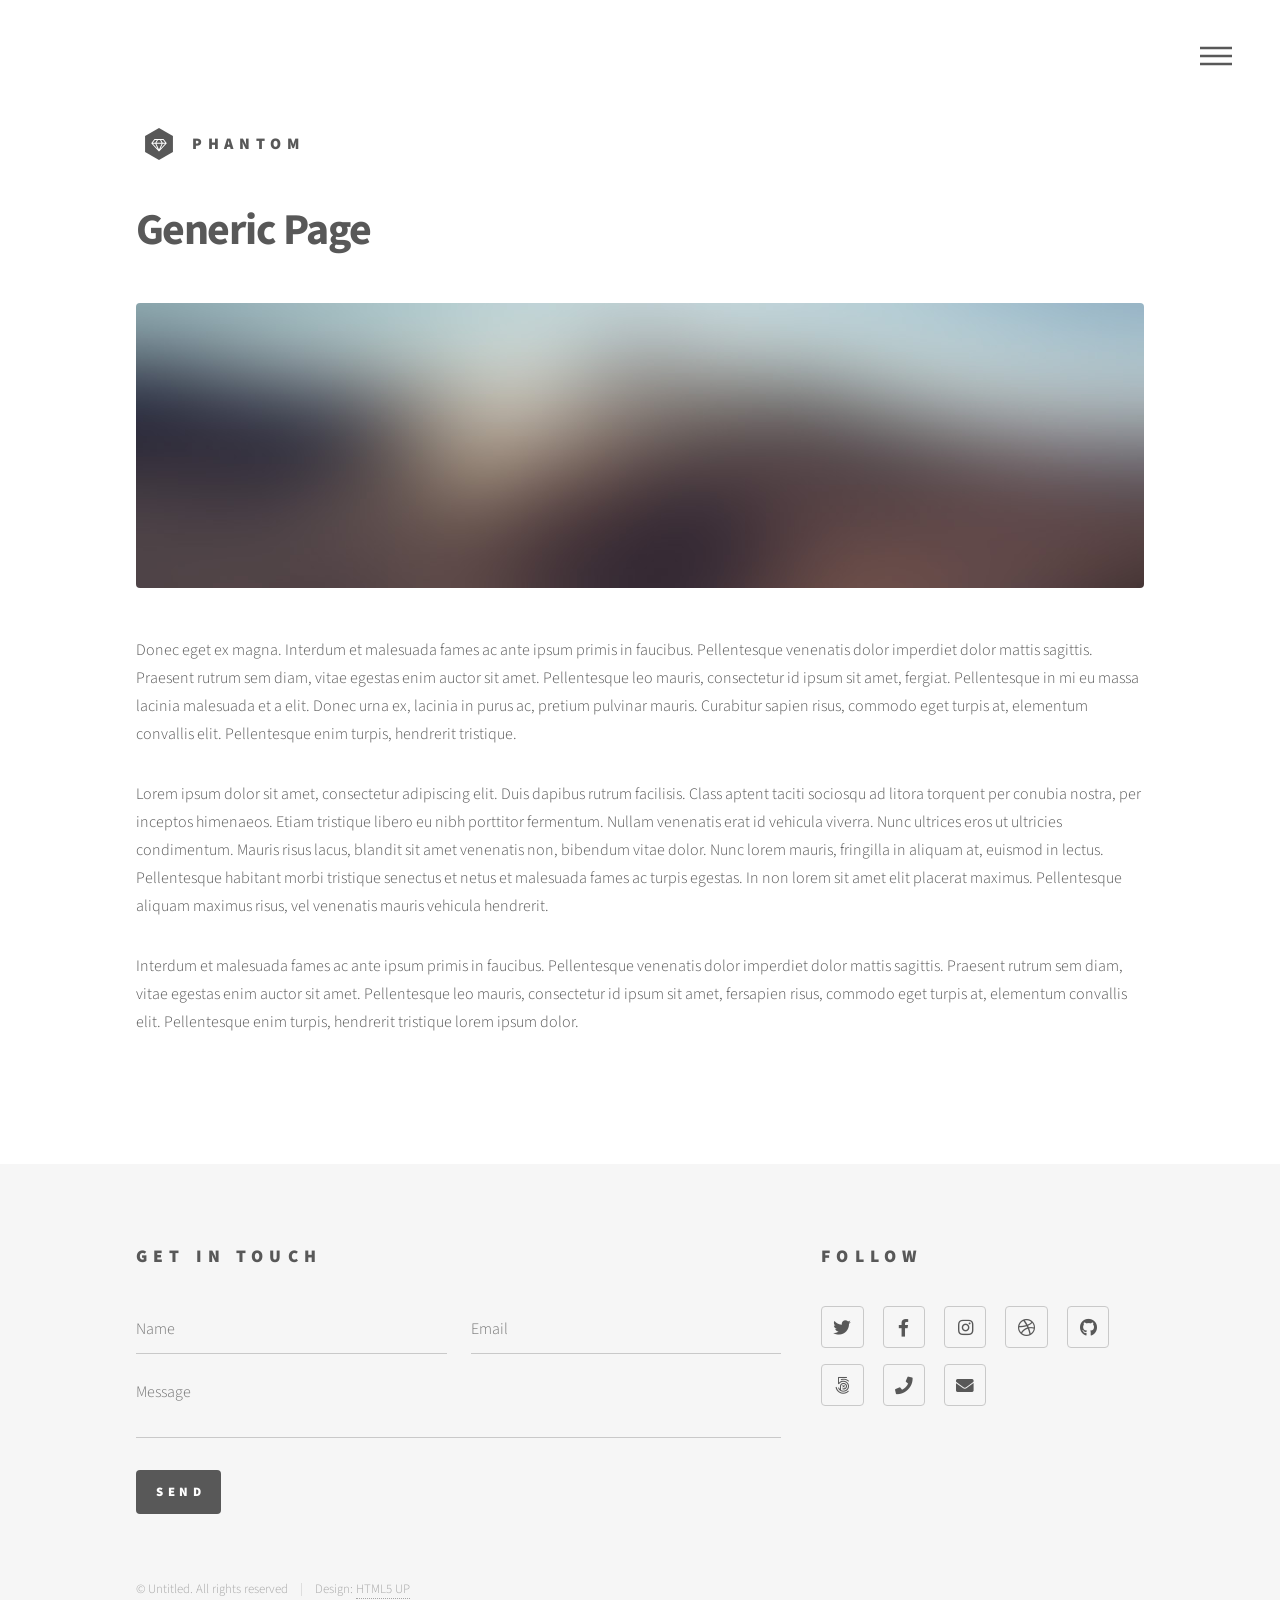
<file: generic.html>
<!DOCTYPE HTML>
<!--
	Phantom by HTML5 UP
	html5up.net | @ajlkn
	Free for personal and commercial use under the CCA 3.0 license (html5up.net/license)
-->
<html>
	<head>
		<title>Generic - Phantom by HTML5 UP</title>
		<meta charset="utf-8" />
		<meta name="viewport" content="width=device-width, initial-scale=1, user-scalable=no" />
		<link rel="stylesheet" href="assets/css/main.css" />
		<noscript><link rel="stylesheet" href="assets/css/noscript.css" /></noscript>
	</head>
	<body class="is-preload">
		<!-- Wrapper -->
			<div id="wrapper">

				<!-- Header -->
					<header id="header">
						<div class="inner">

							<!-- Logo -->
								<a href="index.html" class="logo">
									<span class="symbol"><img src="images/logo.svg" alt="" /></span><span class="title">Phantom</span>
								</a>

							<!-- Nav -->
								<nav>
									<ul>
										<li><a href="#menu">Menu</a></li>
									</ul>
								</nav>

						</div>
					</header>

				<!-- Menu -->
					<nav id="menu">
						<h2>Menu</h2>
						<ul>
							<li><a href="index.html">Home</a></li>
							<li><a href="contato.html">Contato</a></li>
							<li><a href="about.html">Sobre Nós</a></li>
						</ul>
					</nav>

				<!-- Main -->
					<div id="main">
						<div class="inner">
							<h1>Generic Page</h1>
							<span class="image main"><img src="images/pic13.jpg" alt="" /></span>
							<p>Donec eget ex magna. Interdum et malesuada fames ac ante ipsum primis in faucibus. Pellentesque venenatis dolor imperdiet dolor mattis sagittis. Praesent rutrum sem diam, vitae egestas enim auctor sit amet. Pellentesque leo mauris, consectetur id ipsum sit amet, fergiat. Pellentesque in mi eu massa lacinia malesuada et a elit. Donec urna ex, lacinia in purus ac, pretium pulvinar mauris. Curabitur sapien risus, commodo eget turpis at, elementum convallis elit. Pellentesque enim turpis, hendrerit tristique.</p>
							<p>Lorem ipsum dolor sit amet, consectetur adipiscing elit. Duis dapibus rutrum facilisis. Class aptent taciti sociosqu ad litora torquent per conubia nostra, per inceptos himenaeos. Etiam tristique libero eu nibh porttitor fermentum. Nullam venenatis erat id vehicula viverra. Nunc ultrices eros ut ultricies condimentum. Mauris risus lacus, blandit sit amet venenatis non, bibendum vitae dolor. Nunc lorem mauris, fringilla in aliquam at, euismod in lectus. Pellentesque habitant morbi tristique senectus et netus et malesuada fames ac turpis egestas. In non lorem sit amet elit placerat maximus. Pellentesque aliquam maximus risus, vel venenatis mauris vehicula hendrerit.</p>
							<p>Interdum et malesuada fames ac ante ipsum primis in faucibus. Pellentesque venenatis dolor imperdiet dolor mattis sagittis. Praesent rutrum sem diam, vitae egestas enim auctor sit amet. Pellentesque leo mauris, consectetur id ipsum sit amet, fersapien risus, commodo eget turpis at, elementum convallis elit. Pellentesque enim turpis, hendrerit tristique lorem ipsum dolor.</p>
						</div>
					</div>

				<!-- Footer -->
					<footer id="footer">
						<div class="inner">
							<section>
								<h2>Get in touch</h2>
								<form method="post" action="#">
									<div class="fields">
										<div class="field half">
											<input type="text" name="name" id="name" placeholder="Name" />
										</div>
										<div class="field half">
											<input type="email" name="email" id="email" placeholder="Email" />
										</div>
										<div class="field">
											<textarea name="message" id="message" placeholder="Message"></textarea>
										</div>
									</div>
									<ul class="actions">
										<li><input type="submit" value="Send" class="primary" /></li>
									</ul>
								</form>
							</section>
							<section>
								<h2>Follow</h2>
								<ul class="icons">
									<li><a href="#" class="icon brands style2 fa-twitter"><span class="label">Twitter</span></a></li>
									<li><a href="#" class="icon brands style2 fa-facebook-f"><span class="label">Facebook</span></a></li>
									<li><a href="#" class="icon brands style2 fa-instagram"><span class="label">Instagram</span></a></li>
									<li><a href="#" class="icon brands style2 fa-dribbble"><span class="label">Dribbble</span></a></li>
									<li><a href="#" class="icon brands style2 fa-github"><span class="label">GitHub</span></a></li>
									<li><a href="#" class="icon brands style2 fa-500px"><span class="label">500px</span></a></li>
									<li><a href="#" class="icon solid style2 fa-phone"><span class="label">Phone</span></a></li>
									<li><a href="#" class="icon solid style2 fa-envelope"><span class="label">Email</span></a></li>
								</ul>
							</section>
							<ul class="copyright">
								<li>&copy; Untitled. All rights reserved</li><li>Design: <a href="http://html5up.net">HTML5 UP</a></li>
							</ul>
						</div>
					</footer>

			</div>

		<!-- Scripts -->
			<script src="assets/js/jquery.min.js"></script>
			<script src="assets/js/browser.min.js"></script>
			<script src="assets/js/breakpoints.min.js"></script>
			<script src="assets/js/util.js"></script>
			<script src="assets/js/main.js"></script>

	</body>
</html>
</file>
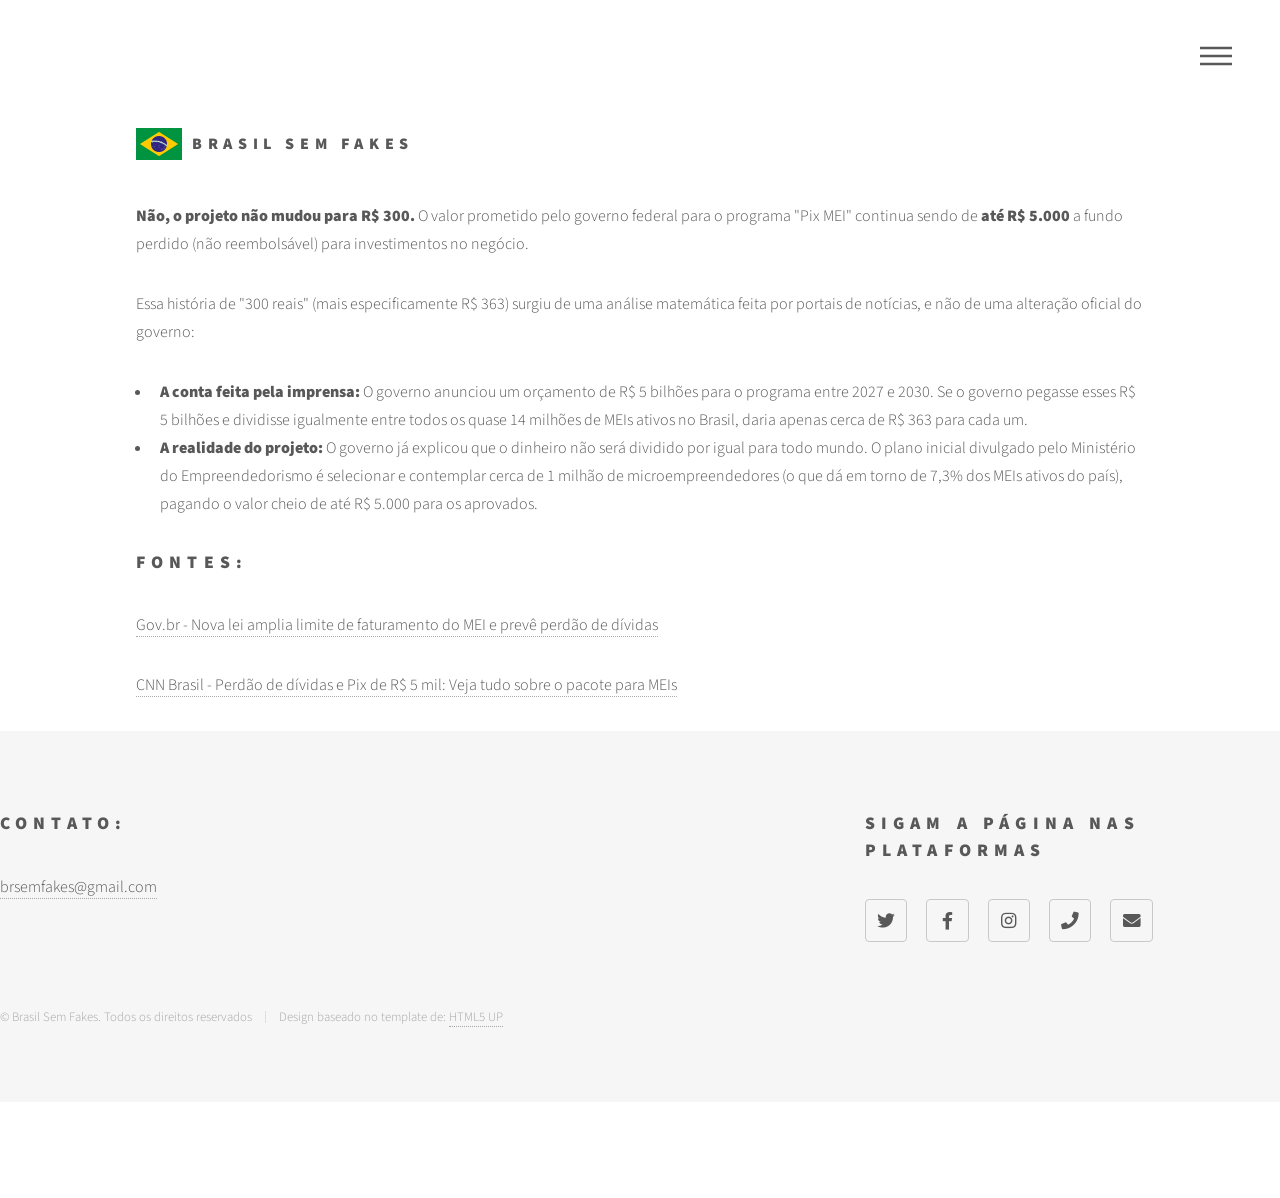
<file: ProsperaMEI.html>
<!DOCTYPE HTML>
<!--
	Phantom by HTML5 UP
	html5up.net | @ajlkn
	Free for personal and commercial use under the CCA 3.0 license (html5up.net/license)
-->
<html>
	<head>
		<title>Prospera MEI - Brasil Sem Fakes</title>
		<meta charset="utf-8" />
		<meta name="viewport" content="width=device-width, initial-scale=1, user-scalable=no" />
		<link rel="stylesheet" href="assets/css/main.css" />
		<noscript><link rel="stylesheet" href="assets/css/noscript.css" /></noscript>
	</head>
	<body class="is-preload">
		<!-- Wrapper -->
			<div id="wrapper">

				<!-- Header -->
					<header id="header">
						<div class="inner">

							<!-- Logo -->
								<a href="index.html" class="logo">
									<span class="symbol"><img src="images/brasil.png" alt="" /></span><span class="title">Brasil Sem Fakes</span>
								</a>

							<!-- Nav -->
								<nav>
									<ul>
										<li><a href="#menu">Menu</a></li>
									</ul>
								</nav>

						</div>
					</header>

				<!-- Menu -->
					<nav id="menu">
						<h2>Menu</h2>
						<ul>
							<li><a href="index.html">Home</a></li>
							<li><a href="contato.html">Contato</a></li>
							<li><a href="about.html">Sobre Nós</a></li>
						</ul>
					</nav>

				<!-- Main -->
					<div id="main">
						<div class="inner">
						<p><strong>Não, o projeto não mudou para R$ 300.</strong> O valor prometido pelo governo federal para o programa "Pix MEI" continua sendo de <strong>até R$ 5.000</strong> a fundo perdido (não reembolsável) para investimentos no negócio.</p>

						<p>Essa história de "300 reais" (mais especificamente R$ 363) surgiu de uma análise matemática feita por portais de notícias, e não de uma alteração oficial do governo:</p>

						<ul>
						<li><strong>A conta feita pela imprensa:</strong> O governo anunciou um orçamento de R$ 5 bilhões para o programa entre 2027 e 2030. Se o governo pegasse esses R$ 5 bilhões e dividisse igualmente entre todos os quase 14 milhões de MEIs ativos no Brasil, daria apenas cerca de R$ 363 para cada um.</li>
						<li><strong>A realidade do projeto:</strong> O governo já explicou que o dinheiro não será dividido por igual para todo mundo. O plano inicial divulgado pelo Ministério do Empreendedorismo é selecionar e contemplar cerca de 1 milhão de microempreendedores (o que dá em torno de 7,3% dos MEIs ativos do país), pagando o valor cheio de até R$ 5.000 para os aprovados.</li>
						</ul>
							<h2>Fontes:</h2>
							<p><a href="https://www12.senado.leg.br/noticias/materias/2026/10/21/nova-lei-amplia-limite-de-faturamento-do-mei-e-preve-perdao-de-dividas"> Gov.br - Nova lei amplia limite de faturamento do MEI e prevê perdão de dívidas</a></p>
							<p><a href="https://www.cnnbrasil.com.br/economia/money/macroeconomia/perdao-de-dividas-e-pix-de-r-5-mil-veja-tudo-sobre-o-pacote-para-meis/"> CNN Brasil - Perdão de dívidas e Pix de R$ 5 mil: Veja tudo sobre o pacote para MEIs</a></p>
					</div>

				<!-- Footer -->
					<footer id="footer">
						<div class="inner">
							<section>
								<h2>Contato:</h2>
								<a href="mailto:brsemfakes@gmail.com">brsemfakes@gmail.com</a>
							</section>
							<section>
								<h2>Sigam a página nas plataformas</h2>
								<ul class="icons">
									<li><a href="#" class="icon brands style2 fa-twitter"><span class="label">Twitter</span></a></li>
									<li><a href="#" class="icon brands style2 fa-facebook-f"><span class="label">Facebook</span></a></li>
									<li><a href="#" class="icon brands style2 fa-instagram"><span class="label">Instagram</span></a></li>
									<li><a href="#" class="icon solid style2 fa-phone"><span class="label">Threads</span></a></li>
									<li><a href="#" class="icon solid style2 fa-envelope"><span class="label">TikTok</span></a></li>
								</ul>
							</section>
							<ul class="copyright">
								<li>&copy; Brasil Sem Fakes. Todos os direitos reservados</li><li>Design baseado no template de: <a href="http://html5up.net">HTML5 UP</a></li>
							</ul>
						</div>
					</footer>

			</div>

		<!-- Scripts -->
			<script src="assets/js/jquery.min.js"></script>
			<script src="assets/js/browser.min.js"></script>
			<script src="assets/js/breakpoints.min.js"></script>
			<script src="assets/js/util.js"></script>
			<script src="assets/js/main.js"></script>

	</body>
</html>
</file>
<file: assets/css/noscript.css>
/*
	Phantom by HTML5 UP
	html5up.net | @ajlkn
	Free for personal and commercial use under the CCA 3.0 license (html5up.net/license)
*/

/* Tiles */

	body.is-preload .tiles article {
		-moz-transform: none;
		-webkit-transform: none;
		-ms-transform: none;
		transform: none;
		opacity: 1;
	}
</file>
<file: assets/css/main.css>
@import url(fontawesome-all.min.css);
@import url("https://fonts.googleapis.com/css?family=Source+Sans+Pro:300,700,900");

/*
	Phantom by HTML5 UP
	html5up.net | @ajlkn
	Free for personal and commercial use under the CCA 3.0 license (html5up.net/license)
*/

html, body, div, span, applet, object,
iframe, h1, h2, h3, h4, h5, h6, p, blockquote,
pre, a, abbr, acronym, address, big, cite,
code, del, dfn, em, img, ins, kbd, q, s, samp,
small, strike, strong, sub, sup, tt, var, b,
u, i, center, dl, dt, dd, ol, ul, li, fieldset,
form, label, legend, table, caption, tbody,
tfoot, thead, tr, th, td, article, aside,
canvas, details, embed, figure, figcaption,
footer, header, hgroup, menu, nav, output, ruby,
section, summary, time, mark, audio, video {
	margin: 0;
	padding: 0;
	border: 0;
	font-size: 100%;
	font: inherit;
	vertical-align: baseline;}

article, aside, details, figcaption, figure,
footer, header, hgroup, menu, nav, section {
	display: block;}

body {
	line-height: 1;
}

ol, ul {
	list-style: none;
}

blockquote, q {
	quotes: none;
}

	blockquote:before, blockquote:after, q:before, q:after {
		content: '';
		content: none;
	}

table {
	border-collapse: collapse;
	border-spacing: 0;
}

body {
	-webkit-text-size-adjust: none;
}

mark {
	background-color: transparent;
	color: inherit;
}

input::-moz-focus-inner {
	border: 0;
	padding: 0;
}

input, select, textarea {
	-moz-appearance: none;
	-webkit-appearance: none;
	-ms-appearance: none;
	appearance: none;
}

/* Basic */

	@-ms-viewport {
		width: device-width;
	}

	body {
		-ms-overflow-style: scrollbar;
	}

	@media screen and (max-width: 480px) {

		html, body {
			min-width: 320px;
		}

	}

	html {
		box-sizing: border-box;
	}

	*, *:before, *:after {
		box-sizing: inherit;
	}

	body {
		background: #ffffff;
	}

		body.is-preload *, body.is-preload *:before, body.is-preload *:after {
			-moz-animation: none !important;
			-webkit-animation: none !important;
			-ms-animation: none !important;
			animation: none !important;
			-moz-transition: none !important;
			-webkit-transition: none !important;
			-ms-transition: none !important;
			transition: none !important;
		}

/* Type */

	body, input, select, textarea {
		color: #585858;
		font-family: "Source Sans Pro", Helvetica, sans-serif;
		font-size: 16pt;
		font-weight: 300;
		line-height: 1.75;
	}

		@media screen and (max-width: 1680px) {

			body, input, select, textarea {
				font-size: 14pt;
			}

		}

		@media screen and (max-width: 1280px) {

			body, input, select, textarea {
				font-size: 12pt;
			}

		}

	a {
		-moz-transition: border-bottom-color 0.2s ease, color 0.2s ease;
		-webkit-transition: border-bottom-color 0.2s ease, color 0.2s ease;
		-ms-transition: border-bottom-color 0.2s ease, color 0.2s ease;
		transition: border-bottom-color 0.2s ease, color 0.2s ease;
		text-decoration: none;
		color: #585858;
		border-bottom: dotted 1px rgba(88, 88, 88, 0.5);
	}

		a:hover {
			border-bottom-color: transparent;
			color: #009440 !important;
		}

	strong, b {
		font-weight: 900;
	}

	em, i {
		font-style: italic;
	}

	p {
		margin: 0 0 2em 0;
	}

	h1 {
		font-size: 2.75em;
		font-weight: 700;
		line-height: 1.3;
		margin: 0 0 1em 0;
		letter-spacing: -0.035em;
	}

		h1 a {
			color: inherit;
		}

		@media screen and (max-width: 736px) {

			h1 {
				font-size: 2em;
				margin: 0 0 1em 0;
			}

		}

		@media screen and (max-width: 360px) {

			h1 {
				font-size: 1.75em;
			}

		}

	h2, h3, h4, h5, h6 {
		font-weight: 900;
		line-height: 1.5;
		margin: 0 0 2em 0;
		text-transform: uppercase;
		letter-spacing: 0.35em;
	}

		h2 a, h3 a, h4 a, h5 a, h6 a {
			color: inherit;
		}

	h2 {
		font-size: 1.1em;
	}

	h3 {
		font-size: 1em;
	}

	h4 {
		font-size: 0.8em;
	}

	h5 {
		font-size: 0.8em;
	}

	h6 {
		font-size: 0.8em;
	}

	@media screen and (max-width: 980px) {

		h1 br, h2 br, h3 br, h4 br, h5 br, h6 br {
			display: none;
		}

	}

	@media screen and (max-width: 736px) {

		h2 {
			font-size: 1em;
		}

		h3 {
			font-size: 0.8em;
		}

	}

	sub {
		font-size: 0.8em;
		position: relative;
		top: 0.5em;
	}

	sup {
		font-size: 0.8em;
		position: relative;
		top: -0.5em;
	}

	blockquote {
		border-left: solid 4px #c9c9c9;
		font-style: italic;
		margin: 0 0 2em 0;
		padding: 0.5em 0 0.5em 2em;
	}

	code {
		background: rgba(144, 144, 144, 0.075);
		border-radius: 4px;
		border: solid 1px #c9c9c9;
		font-family: "Courier New", monospace;
		font-size: 0.9em;
		margin: 0 0.25em;
		padding: 0.25em 0.65em;
	}

	pre {
		-webkit-overflow-scrolling: touch;
		font-family: "Courier New", monospace;
		font-size: 0.9em;
		margin: 0 0 2em 0;
	}

		pre code {
			display: block;
			line-height: 1.75;
			padding: 1em 1.5em;
			overflow-x: auto;
		}

	hr {
		border: 0;
		border-bottom: solid 1px #c9c9c9;
		margin: 2em 0;
	}

		hr.major {
			margin: 3em 0;
		}

	.align-left {
		text-align: left;
	}

	.align-center {
		text-align: center;
	}

	.align-right {
		text-align: right;
	}

/* Row */

	.row {
		display: flex;
		flex-wrap: wrap;
		box-sizing: border-box;
		align-items: stretch;
	}

		.row > * {
			box-sizing: border-box;
		}

		.row.gtr-uniform > * > :last-child {
			margin-bottom: 0;
		}

		.row.aln-left {
			justify-content: flex-start;
		}

		.row.aln-center {
			justify-content: center;
		}

		.row.aln-right {
			justify-content: flex-end;
		}

		.row.aln-top {
			align-items: flex-start;
		}

		.row.aln-middle {
			align-items: center;
		}

		.row.aln-bottom {
			align-items: flex-end;
		}

		.row > .imp {
			order: -1;
		}

		.row > .col-1 {
			width: 8.33333%;
		}

		.row > .off-1 {
			margin-left: 8.33333%;
		}

		.row > .col-2 {
			width: 16.66667%;
		}

		.row > .off-2 {
			margin-left: 16.66667%;
		}

		.row > .col-3 {
			width: 25%;
		}

		.row > .off-3 {
			margin-left: 25%;
		}

		.row > .col-4 {
			width: 33.33333%;
		}

		.row > .off-4 {
			margin-left: 33.33333%;
		}

		.row > .col-5 {
			width: 41.66667%;
		}

		.row > .off-5 {
			margin-left: 41.66667%;
		}

		.row > .col-6 {
			width: 50%;
		}

		.row > .off-6 {
			margin-left: 50%;
		}

		.row > .col-7 {
			width: 58.33333%;
		}

		.row > .off-7 {
			margin-left: 58.33333%;
		}

		.row > .col-8 {
			width: 66.66667%;
		}

		.row > .off-8 {
			margin-left: 66.66667%;
		}

		.row > .col-9 {
			width: 75%;
		}

		.row > .off-9 {
			margin-left: 75%;
		}

		.row > .col-10 {
			width: 83.33333%;
		}

		.row > .off-10 {
			margin-left: 83.33333%;
		}

		.row > .col-11 {
			width: 91.66667%;
		}

		.row > .off-11 {
			margin-left: 91.66667%;
		}

		.row > .col-12 {
			width: 100%;
		}

		.row > .off-12 {
			margin-left: 100%;
		}

		.row.gtr-0 {
			margin-top: 0;
			margin-left: 0em;
		}

			.row.gtr-0 > * {
				padding: 0 0 0 0em;
			}

			.row.gtr-0.gtr-uniform {
				margin-top: 0em;
			}

				.row.gtr-0.gtr-uniform > * {
					padding-top: 0em;
				}

		.row.gtr-25 {
			margin-top: 0;
			margin-left: -0.5em;
		}

			.row.gtr-25 > * {
				padding: 0 0 0 0.5em;
			}

			.row.gtr-25.gtr-uniform {
				margin-top: -0.5em;
			}

				.row.gtr-25.gtr-uniform > * {
					padding-top: 0.5em;
				}

		.row.gtr-50 {
			margin-top: 0;
			margin-left: -1em;
		}

			.row.gtr-50 > * {
				padding: 0 0 0 1em;
			}

			.row.gtr-50.gtr-uniform {
				margin-top: -1em;
			}

				.row.gtr-50.gtr-uniform > * {
					padding-top: 1em;
				}

		.row {
			margin-top: 0;
			margin-left: -2em;
		}

			.row > * {
				padding: 0 0 0 2em;
			}

			.row.gtr-uniform {
				margin-top: -2em;
			}

				.row.gtr-uniform > * {
					padding-top: 2em;
				}

		.row.gtr-150 {
			margin-top: 0;
			margin-left: -3em;
		}

			.row.gtr-150 > * {
				padding: 0 0 0 3em;
			}

			.row.gtr-150.gtr-uniform {
				margin-top: -3em;
			}

				.row.gtr-150.gtr-uniform > * {
					padding-top: 3em;
				}

		.row.gtr-200 {
			margin-top: 0;
			margin-left: -4em;
		}

			.row.gtr-200 > * {
				padding: 0 0 0 4em;
			}

			.row.gtr-200.gtr-uniform {
				margin-top: -4em;
			}

				.row.gtr-200.gtr-uniform > * {
					padding-top: 4em;
				}

		@media screen and (max-width: 1680px) {

			.row {
				display: flex;
				flex-wrap: wrap;
				box-sizing: border-box;
				align-items: stretch;
			}

				.row > * {
					box-sizing: border-box;
				}

				.row.gtr-uniform > * > :last-child {
					margin-bottom: 0;
				}

				.row.aln-left {
					justify-content: flex-start;
				}

				.row.aln-center {
					justify-content: center;
				}

				.row.aln-right {
					justify-content: flex-end;
				}

				.row.aln-top {
					align-items: flex-start;
				}

				.row.aln-middle {
					align-items: center;
				}

				.row.aln-bottom {
					align-items: flex-end;
				}

				.row > .imp-xlarge {
					order: -1;
				}

				.row > .col-1-xlarge {
					width: 8.33333%;
				}

				.row > .off-1-xlarge {
					margin-left: 8.33333%;
				}

				.row > .col-2-xlarge {
					width: 16.66667%;
				}

				.row > .off-2-xlarge {
					margin-left: 16.66667%;
				}

				.row > .col-3-xlarge {
					width: 25%;
				}

				.row > .off-3-xlarge {
					margin-left: 25%;
				}

				.row > .col-4-xlarge {
					width: 33.33333%;
				}

				.row > .off-4-xlarge {
					margin-left: 33.33333%;
				}

				.row > .col-5-xlarge {
					width: 41.66667%;
				}

				.row > .off-5-xlarge {
					margin-left: 41.66667%;
				}

				.row > .col-6-xlarge {
					width: 50%;
				}

				.row > .off-6-xlarge {
					margin-left: 50%;
				}

				.row > .col-7-xlarge {
					width: 58.33333%;
				}

				.row > .off-7-xlarge {
					margin-left: 58.33333%;
				}

				.row > .col-8-xlarge {
					width: 66.66667%;
				}

				.row > .off-8-xlarge {
					margin-left: 66.66667%;
				}

				.row > .col-9-xlarge {
					width: 75%;
				}

				.row > .off-9-xlarge {
					margin-left: 75%;
				}

				.row > .col-10-xlarge {
					width: 83.33333%;
				}

				.row > .off-10-xlarge {
					margin-left: 83.33333%;
				}

				.row > .col-11-xlarge {
					width: 91.66667%;
				}

				.row > .off-11-xlarge {
					margin-left: 91.66667%;
				}

				.row > .col-12-xlarge {
					width: 100%;
				}

				.row > .off-12-xlarge {
					margin-left: 100%;
				}

				.row.gtr-0 {
					margin-top: 0;
					margin-left: 0em;
				}

					.row.gtr-0 > * {
						padding: 0 0 0 0em;
					}

					.row.gtr-0.gtr-uniform {
						margin-top: 0em;
					}

						.row.gtr-0.gtr-uniform > * {
							padding-top: 0em;
						}

				.row.gtr-25 {
					margin-top: 0;
					margin-left: -0.5em;
				}

					.row.gtr-25 > * {
						padding: 0 0 0 0.5em;
					}

					.row.gtr-25.gtr-uniform {
						margin-top: -0.5em;
					}

						.row.gtr-25.gtr-uniform > * {
							padding-top: 0.5em;
						}

				.row.gtr-50 {
					margin-top: 0;
					margin-left: -1em;
				}

					.row.gtr-50 > * {
						padding: 0 0 0 1em;
					}

					.row.gtr-50.gtr-uniform {
						margin-top: -1em;
					}

						.row.gtr-50.gtr-uniform > * {
							padding-top: 1em;
						}

				.row {
					margin-top: 0;
					margin-left: -2em;
				}

					.row > * {
						padding: 0 0 0 2em;
					}

					.row.gtr-uniform {
						margin-top: -2em;
					}

						.row.gtr-uniform > * {
							padding-top: 2em;
						}

				.row.gtr-150 {
					margin-top: 0;
					margin-left: -3em;
				}

					.row.gtr-150 > * {
						padding: 0 0 0 3em;
					}

					.row.gtr-150.gtr-uniform {
						margin-top: -3em;
					}

						.row.gtr-150.gtr-uniform > * {
							padding-top: 3em;
						}

				.row.gtr-200 {
					margin-top: 0;
					margin-left: -4em;
				}

					.row.gtr-200 > * {
						padding: 0 0 0 4em;
					}

					.row.gtr-200.gtr-uniform {
						margin-top: -4em;
					}

						.row.gtr-200.gtr-uniform > * {
							padding-top: 4em;
						}

		}

		@media screen and (max-width: 1280px) {

			.row {
				display: flex;
				flex-wrap: wrap;
				box-sizing: border-box;
				align-items: stretch;
			}

				.row > * {
					box-sizing: border-box;
				}

				.row.gtr-uniform > * > :last-child {
					margin-bottom: 0;
				}

				.row.aln-left {
					justify-content: flex-start;
				}

				.row.aln-center {
					justify-content: center;
				}

				.row.aln-right {
					justify-content: flex-end;
				}

				.row.aln-top {
					align-items: flex-start;
				}

				.row.aln-middle {
					align-items: center;
				}

				.row.aln-bottom {
					align-items: flex-end;
				}

				.row > .imp-large {
					order: -1;
				}

				.row > .col-1-large {
					width: 8.33333%;
				}

				.row > .off-1-large {
					margin-left: 8.33333%;
				}

				.row > .col-2-large {
					width: 16.66667%;
				}

				.row > .off-2-large {
					margin-left: 16.66667%;
				}

				.row > .col-3-large {
					width: 25%;
				}

				.row > .off-3-large {
					margin-left: 25%;
				}

				.row > .col-4-large {
					width: 33.33333%;
				}

				.row > .off-4-large {
					margin-left: 33.33333%;
				}

				.row > .col-5-large {
					width: 41.66667%;
				}

				.row > .off-5-large {
					margin-left: 41.66667%;
				}

				.row > .col-6-large {
					width: 50%;
				}

				.row > .off-6-large {
					margin-left: 50%;
				}

				.row > .col-7-large {
					width: 58.33333%;
				}

				.row > .off-7-large {
					margin-left: 58.33333%;
				}

				.row > .col-8-large {
					width: 66.66667%;
				}

				.row > .off-8-large {
					margin-left: 66.66667%;
				}

				.row > .col-9-large {
					width: 75%;
				}

				.row > .off-9-large {
					margin-left: 75%;
				}

				.row > .col-10-large {
					width: 83.33333%;
				}

				.row > .off-10-large {
					margin-left: 83.33333%;
				}

				.row > .col-11-large {
					width: 91.66667%;
				}

				.row > .off-11-large {
					margin-left: 91.66667%;
				}

				.row > .col-12-large {
					width: 100%;
				}

				.row > .off-12-large {
					margin-left: 100%;
				}

				.row.gtr-0 {
					margin-top: 0;
					margin-left: 0em;
				}

					.row.gtr-0 > * {
						padding: 0 0 0 0em;
					}

					.row.gtr-0.gtr-uniform {
						margin-top: 0em;
					}

						.row.gtr-0.gtr-uniform > * {
							padding-top: 0em;
						}

				.row.gtr-25 {
					margin-top: 0;
					margin-left: -0.5em;
				}

					.row.gtr-25 > * {
						padding: 0 0 0 0.5em;
					}

					.row.gtr-25.gtr-uniform {
						margin-top: -0.5em;
					}

						.row.gtr-25.gtr-uniform > * {
							padding-top: 0.5em;
						}

				.row.gtr-50 {
					margin-top: 0;
					margin-left: -1em;
				}

					.row.gtr-50 > * {
						padding: 0 0 0 1em;
					}

					.row.gtr-50.gtr-uniform {
						margin-top: -1em;
					}

						.row.gtr-50.gtr-uniform > * {
							padding-top: 1em;
						}

				.row {
					margin-top: 0;
					margin-left: -2em;
				}

					.row > * {
						padding: 0 0 0 2em;
					}

					.row.gtr-uniform {
						margin-top: -2em;
					}

						.row.gtr-uniform > * {
							padding-top: 2em;
						}

				.row.gtr-150 {
					margin-top: 0;
					margin-left: -3em;
				}

					.row.gtr-150 > * {
						padding: 0 0 0 3em;
					}

					.row.gtr-150.gtr-uniform {
						margin-top: -3em;
					}

						.row.gtr-150.gtr-uniform > * {
							padding-top: 3em;
						}

				.row.gtr-200 {
					margin-top: 0;
					margin-left: -4em;
				}

					.row.gtr-200 > * {
						padding: 0 0 0 4em;
					}

					.row.gtr-200.gtr-uniform {
						margin-top: -4em;
					}

						.row.gtr-200.gtr-uniform > * {
							padding-top: 4em;
						}

		}

		@media screen and (max-width: 980px) {

			.row {
				display: flex;
				flex-wrap: wrap;
				box-sizing: border-box;
				align-items: stretch;
			}

				.row > * {
					box-sizing: border-box;
				}

				.row.gtr-uniform > * > :last-child {
					margin-bottom: 0;
				}

				.row.aln-left {
					justify-content: flex-start;
				}

				.row.aln-center {
					justify-content: center;
				}

				.row.aln-right {
					justify-content: flex-end;
				}

				.row.aln-top {
					align-items: flex-start;
				}

				.row.aln-middle {
					align-items: center;
				}

				.row.aln-bottom {
					align-items: flex-end;
				}

				.row > .imp-medium {
					order: -1;
				}

				.row > .col-1-medium {
					width: 8.33333%;
				}

				.row > .off-1-medium {
					margin-left: 8.33333%;
				}

				.row > .col-2-medium {
					width: 16.66667%;
				}

				.row > .off-2-medium {
					margin-left: 16.66667%;
				}

				.row > .col-3-medium {
					width: 25%;
				}

				.row > .off-3-medium {
					margin-left: 25%;
				}

				.row > .col-4-medium {
					width: 33.33333%;
				}

				.row > .off-4-medium {
					margin-left: 33.33333%;
				}

				.row > .col-5-medium {
					width: 41.66667%;
				}

				.row > .off-5-medium {
					margin-left: 41.66667%;
				}

				.row > .col-6-medium {
					width: 50%;
				}

				.row > .off-6-medium {
					margin-left: 50%;
				}

				.row > .col-7-medium {
					width: 58.33333%;
				}

				.row > .off-7-medium {
					margin-left: 58.33333%;
				}

				.row > .col-8-medium {
					width: 66.66667%;
				}

				.row > .off-8-medium {
					margin-left: 66.66667%;
				}

				.row > .col-9-medium {
					width: 75%;
				}

				.row > .off-9-medium {
					margin-left: 75%;
				}

				.row > .col-10-medium {
					width: 83.33333%;
				}

				.row > .off-10-medium {
					margin-left: 83.33333%;
				}

				.row > .col-11-medium {
					width: 91.66667%;
				}

				.row > .off-11-medium {
					margin-left: 91.66667%;
				}

				.row > .col-12-medium {
					width: 100%;
				}

				.row > .off-12-medium {
					margin-left: 100%;
				}

				.row.gtr-0 {
					margin-top: 0;
					margin-left: 0em;
				}

					.row.gtr-0 > * {
						padding: 0 0 0 0em;
					}

					.row.gtr-0.gtr-uniform {
						margin-top: 0em;
					}

						.row.gtr-0.gtr-uniform > * {
							padding-top: 0em;
						}

				.row.gtr-25 {
					margin-top: 0;
					margin-left: -0.375em;
				}

					.row.gtr-25 > * {
						padding: 0 0 0 0.375em;
					}

					.row.gtr-25.gtr-uniform {
						margin-top: -0.375em;
					}

						.row.gtr-25.gtr-uniform > * {
							padding-top: 0.375em;
						}

				.row.gtr-50 {
					margin-top: 0;
					margin-left: -0.75em;
				}

					.row.gtr-50 > * {
						padding: 0 0 0 0.75em;
					}

					.row.gtr-50.gtr-uniform {
						margin-top: -0.75em;
					}

						.row.gtr-50.gtr-uniform > * {
							padding-top: 0.75em;
						}

				.row {
					margin-top: 0;
					margin-left: -1.5em;
				}

					.row > * {
						padding: 0 0 0 1.5em;
					}

					.row.gtr-uniform {
						margin-top: -1.5em;
					}

						.row.gtr-uniform > * {
							padding-top: 1.5em;
						}

				.row.gtr-150 {
					margin-top: 0;
					margin-left: -2.25em;
				}

					.row.gtr-150 > * {
						padding: 0 0 0 2.25em;
					}

					.row.gtr-150.gtr-uniform {
						margin-top: -2.25em;
					}

						.row.gtr-150.gtr-uniform > * {
							padding-top: 2.25em;
						}

				.row.gtr-200 {
					margin-top: 0;
					margin-left: -3em;
				}

					.row.gtr-200 > * {
						padding: 0 0 0 3em;
					}

					.row.gtr-200.gtr-uniform {
						margin-top: -3em;
					}

						.row.gtr-200.gtr-uniform > * {
							padding-top: 3em;
						}

		}

		@media screen and (max-width: 736px) {

			.row {
				display: flex;
				flex-wrap: wrap;
				box-sizing: border-box;
				align-items: stretch;
			}

				.row > * {
					box-sizing: border-box;
				}

				.row.gtr-uniform > * > :last-child {
					margin-bottom: 0;
				}

				.row.aln-left {
					justify-content: flex-start;
				}

				.row.aln-center {
					justify-content: center;
				}

				.row.aln-right {
					justify-content: flex-end;
				}

				.row.aln-top {
					align-items: flex-start;
				}

				.row.aln-middle {
					align-items: center;
				}

				.row.aln-bottom {
					align-items: flex-end;
				}

				.row > .imp-small {
					order: -1;
				}

				.row > .col-1-small {
					width: 8.33333%;
				}

				.row > .off-1-small {
					margin-left: 8.33333%;
				}

				.row > .col-2-small {
					width: 16.66667%;
				}

				.row > .off-2-small {
					margin-left: 16.66667%;
				}

				.row > .col-3-small {
					width: 25%;
				}

				.row > .off-3-small {
					margin-left: 25%;
				}

				.row > .col-4-small {
					width: 33.33333%;
				}

				.row > .off-4-small {
					margin-left: 33.33333%;
				}

				.row > .col-5-small {
					width: 41.66667%;
				}

				.row > .off-5-small {
					margin-left: 41.66667%;
				}

				.row > .col-6-small {
					width: 50%;
				}

				.row > .off-6-small {
					margin-left: 50%;
				}

				.row > .col-7-small {
					width: 58.33333%;
				}

				.row > .off-7-small {
					margin-left: 58.33333%;
				}

				.row > .col-8-small {
					width: 66.66667%;
				}

				.row > .off-8-small {
					margin-left: 66.66667%;
				}

				.row > .col-9-small {
					width: 75%;
				}

				.row > .off-9-small {
					margin-left: 75%;
				}

				.row > .col-10-small {
					width: 83.33333%;
				}

				.row > .off-10-small {
					margin-left: 83.33333%;
				}

				.row > .col-11-small {
					width: 91.66667%;
				}

				.row > .off-11-small {
					margin-left: 91.66667%;
				}

				.row > .col-12-small {
					width: 100%;
				}

				.row > .off-12-small {
					margin-left: 100%;
				}

				.row.gtr-0 {
					margin-top: 0;
					margin-left: 0em;
				}

					.row.gtr-0 > * {
						padding: 0 0 0 0em;
					}

					.row.gtr-0.gtr-uniform {
						margin-top: 0em;
					}

						.row.gtr-0.gtr-uniform > * {
							padding-top: 0em;
						}

				.row.gtr-25 {
					margin-top: 0;
					margin-left: -0.25em;
				}

					.row.gtr-25 > * {
						padding: 0 0 0 0.25em;
					}

					.row.gtr-25.gtr-uniform {
						margin-top: -0.25em;
					}

						.row.gtr-25.gtr-uniform > * {
							padding-top: 0.25em;
						}

				.row.gtr-50 {
					margin-top: 0;
					margin-left: -0.5em;
				}

					.row.gtr-50 > * {
						padding: 0 0 0 0.5em;
					}

					.row.gtr-50.gtr-uniform {
						margin-top: -0.5em;
					}

						.row.gtr-50.gtr-uniform > * {
							padding-top: 0.5em;
						}

				.row {
					margin-top: 0;
					margin-left: -1em;
				}

					.row > * {
						padding: 0 0 0 1em;
					}

					.row.gtr-uniform {
						margin-top: -1em;
					}

						.row.gtr-uniform > * {
							padding-top: 1em;
						}

				.row.gtr-150 {
					margin-top: 0;
					margin-left: -1.5em;
				}

					.row.gtr-150 > * {
						padding: 0 0 0 1.5em;
					}

					.row.gtr-150.gtr-uniform {
						margin-top: -1.5em;
					}

						.row.gtr-150.gtr-uniform > * {
							padding-top: 1.5em;
						}

				.row.gtr-200 {
					margin-top: 0;
					margin-left: -2em;
				}

					.row.gtr-200 > * {
						padding: 0 0 0 2em;
					}

					.row.gtr-200.gtr-uniform {
						margin-top: -2em;
					}

						.row.gtr-200.gtr-uniform > * {
							padding-top: 2em;
						}

		}

		@media screen and (max-width: 480px) {

			.row {
				display: flex;
				flex-wrap: wrap;
				box-sizing: border-box;
				align-items: stretch;
			}

				.row > * {
					box-sizing: border-box;
				}

				.row.gtr-uniform > * > :last-child {
					margin-bottom: 0;
				}

				.row.aln-left {
					justify-content: flex-start;
				}

				.row.aln-center {
					justify-content: center;
				}

				.row.aln-right {
					justify-content: flex-end;
				}

				.row.aln-top {
					align-items: flex-start;
				}

				.row.aln-middle {
					align-items: center;
				}

				.row.aln-bottom {
					align-items: flex-end;
				}

				.row > .imp-xsmall {
					order: -1;
				}

				.row > .col-1-xsmall {
					width: 8.33333%;
				}

				.row > .off-1-xsmall {
					margin-left: 8.33333%;
				}

				.row > .col-2-xsmall {
					width: 16.66667%;
				}

				.row > .off-2-xsmall {
					margin-left: 16.66667%;
				}

				.row > .col-3-xsmall {
					width: 25%;
				}

				.row > .off-3-xsmall {
					margin-left: 25%;
				}

				.row > .col-4-xsmall {
					width: 33.33333%;
				}

				.row > .off-4-xsmall {
					margin-left: 33.33333%;
				}

				.row > .col-5-xsmall {
					width: 41.66667%;
				}

				.row > .off-5-xsmall {
					margin-left: 41.66667%;
				}

				.row > .col-6-xsmall {
					width: 50%;
				}

				.row > .off-6-xsmall {
					margin-left: 50%;
				}

				.row > .col-7-xsmall {
					width: 58.33333%;
				}

				.row > .off-7-xsmall {
					margin-left: 58.33333%;
				}

				.row > .col-8-xsmall {
					width: 66.66667%;
				}

				.row > .off-8-xsmall {
					margin-left: 66.66667%;
				}

				.row > .col-9-xsmall {
					width: 75%;
				}

				.row > .off-9-xsmall {
					margin-left: 75%;
				}

				.row > .col-10-xsmall {
					width: 83.33333%;
				}

				.row > .off-10-xsmall {
					margin-left: 83.33333%;
				}

				.row > .col-11-xsmall {
					width: 91.66667%;
				}

				.row > .off-11-xsmall {
					margin-left: 91.66667%;
				}

				.row > .col-12-xsmall {
					width: 100%;
				}

				.row > .off-12-xsmall {
					margin-left: 100%;
				}

				.row.gtr-0 {
					margin-top: 0;
					margin-left: 0em;
				}

					.row.gtr-0 > * {
						padding: 0 0 0 0em;
					}

					.row.gtr-0.gtr-uniform {
						margin-top: 0em;
					}

						.row.gtr-0.gtr-uniform > * {
							padding-top: 0em;
						}

				.row.gtr-25 {
					margin-top: 0;
					margin-left: -0.25em;
				}

					.row.gtr-25 > * {
						padding: 0 0 0 0.25em;
					}

					.row.gtr-25.gtr-uniform {
						margin-top: -0.25em;
					}

						.row.gtr-25.gtr-uniform > * {
							padding-top: 0.25em;
						}

				.row.gtr-50 {
					margin-top: 0;
					margin-left: -0.5em;
				}

					.row.gtr-50 > * {
						padding: 0 0 0 0.5em;
					}

					.row.gtr-50.gtr-uniform {
						margin-top: -0.5em;
					}

						.row.gtr-50.gtr-uniform > * {
							padding-top: 0.5em;
						}

				.row {
					margin-top: 0;
					margin-left: -1em;
				}

					.row > * {
						padding: 0 0 0 1em;
					}

					.row.gtr-uniform {
						margin-top: -1em;
					}

						.row.gtr-uniform > * {
							padding-top: 1em;
						}

				.row.gtr-150 {
					margin-top: 0;
					margin-left: -1.5em;
				}

					.row.gtr-150 > * {
						padding: 0 0 0 1.5em;
					}

					.row.gtr-150.gtr-uniform {
						margin-top: -1.5em;
					}

						.row.gtr-150.gtr-uniform > * {
							padding-top: 1.5em;
						}

				.row.gtr-200 {
					margin-top: 0;
					margin-left: -2em;
				}

					.row.gtr-200 > * {
						padding: 0 0 0 2em;
					}

					.row.gtr-200.gtr-uniform {
						margin-top: -2em;
					}

						.row.gtr-200.gtr-uniform > * {
							padding-top: 2em;
						}

		}

/* Section/Article */

	section.special, article.special {
		text-align: center;
	}

	header p {
		margin-top: -1em;
	}

	@media screen and (max-width: 736px) {

		header p {
			margin-top: 0;
		}

	}

/* Icon */

	.icon {
		text-decoration: none;
		border-bottom: none;
		position: relative;
	}

		.icon:before {
			-moz-osx-font-smoothing: grayscale;
			-webkit-font-smoothing: antialiased;
			display: inline-block;
			font-style: normal;
			font-variant: normal;
			text-rendering: auto;
			line-height: 1;
			text-transform: none !important;
			font-family: 'Font Awesome 5 Free';
			font-weight: 400;
		}

		.icon > .label {
			display: none;
		}

		.icon:before {
			line-height: inherit;
		}

		.icon.solid:before {
			font-weight: 900;
		}

		.icon.brands:before {
			font-family: 'Font Awesome 5 Brands';
		}

		.icon.style2 {
			-moz-transition: background-color 0.2s ease-in-out, color 0.2s ease-in-out, border-color 0.2s ease-in-out;
			-webkit-transition: background-color 0.2s ease-in-out, color 0.2s ease-in-out, border-color 0.2s ease-in-out;
			-ms-transition: background-color 0.2s ease-in-out, color 0.2s ease-in-out, border-color 0.2s ease-in-out;
			transition: background-color 0.2s ease-in-out, color 0.2s ease-in-out, border-color 0.2s ease-in-out;
			background-color: transparent;
			border: solid 1px #c9c9c9;
			border-radius: 4px;
			width: 2.65em;
			height: 2.65em;
			display: inline-block;
			text-align: center;
			line-height: 2.65em;
			color: inherit;
		}

			.icon.style2:before {
				font-size: 1.1em;
			}

			.icon.style2:hover {
				color: #f2849e;
				border-color: #f2849e;
			}

			.icon.style2:active {
				background-color: rgba(242, 132, 158, 0.1);
			}

/* List */

	ol {
		list-style: decimal;
		margin: 0 0 2em 0;
		padding-left: 1.25em;
	}

		ol li {
			padding-left: 0.25em;
		}

	ul {
		list-style: disc;
		margin: 0 0 2em 0;
		padding-left: 1em;
	}

		ul li {
			padding-left: 0.5em;
		}

		ul.alt {
			list-style: none;
			padding-left: 0;
		}

			ul.alt li {
				border-top: solid 1px #c9c9c9;
				padding: 0.5em 0;
			}

				ul.alt li:first-child {
					border-top: 0;
					padding-top: 0;
				}

	dl {
		margin: 0 0 2em 0;
	}

		dl dt {
			display: block;
			font-weight: 900;
			margin: 0 0 1em 0;
		}

		dl dd {
			margin-left: 2em;
		}

/* Actions */

	ul.actions {
		display: -moz-flex;
		display: -webkit-flex;
		display: -ms-flex;
		display: flex;
		cursor: default;
		list-style: none;
		margin-left: -1em;
		padding-left: 0;
	}

		ul.actions li {
			padding: 0 0 0 1em;
			vertical-align: middle;
		}

		ul.actions.special {
			-moz-justify-content: center;
			-webkit-justify-content: center;
			-ms-justify-content: center;
			justify-content: center;
			width: 100%;
			margin-left: 0;
		}

			ul.actions.special li:first-child {
				padding-left: 0;
			}

		ul.actions.stacked {
			-moz-flex-direction: column;
			-webkit-flex-direction: column;
			-ms-flex-direction: column;
			flex-direction: column;
			margin-left: 0;
		}

			ul.actions.stacked li {
				padding: 1.3em 0 0 0;
			}

				ul.actions.stacked li:first-child {
					padding-top: 0;
				}

		ul.actions.fit {
			width: calc(100% + 1em);
		}

			ul.actions.fit li {
				-moz-flex-grow: 1;
				-webkit-flex-grow: 1;
				-ms-flex-grow: 1;
				flex-grow: 1;
				-moz-flex-shrink: 1;
				-webkit-flex-shrink: 1;
				-ms-flex-shrink: 1;
				flex-shrink: 1;
				width: 100%;
			}

				ul.actions.fit li > * {
					width: 100%;
				}

			ul.actions.fit.stacked {
				width: 100%;
			}

		@media screen and (max-width: 480px) {

			ul.actions:not(.fixed) {
				-moz-flex-direction: column;
				-webkit-flex-direction: column;
				-ms-flex-direction: column;
				flex-direction: column;
				margin-left: 0;
				width: 100% !important;
			}

				ul.actions:not(.fixed) li {
					-moz-flex-grow: 1;
					-webkit-flex-grow: 1;
					-ms-flex-grow: 1;
					flex-grow: 1;
					-moz-flex-shrink: 1;
					-webkit-flex-shrink: 1;
					-ms-flex-shrink: 1;
					flex-shrink: 1;
					padding: 1em 0 0 0;
					text-align: center;
					width: 100%;
				}

					ul.actions:not(.fixed) li > * {
						width: 100%;
					}

					ul.actions:not(.fixed) li:first-child {
						padding-top: 0;
					}

					ul.actions:not(.fixed) li input[type="submit"],
					ul.actions:not(.fixed) li input[type="reset"],
					ul.actions:not(.fixed) li input[type="button"],
					ul.actions:not(.fixed) li button,
					ul.actions:not(.fixed) li .button {
						width: 100%;
					}

						ul.actions:not(.fixed) li input[type="submit"].icon:before,
						ul.actions:not(.fixed) li input[type="reset"].icon:before,
						ul.actions:not(.fixed) li input[type="button"].icon:before,
						ul.actions:not(.fixed) li button.icon:before,
						ul.actions:not(.fixed) li .button.icon:before {
							margin-left: -0.5rem;
						}

		}

/* Icons */

	ul.icons {
		cursor: default;
		list-style: none;
		padding-left: 0;
		margin: -1em 0 2em -1em;
	}

		ul.icons li {
			display: inline-block;
			padding: 1em 0 0 1em;
		}

/* Form */

	form {
		margin: 0 0 2em 0;
		overflow-x: hidden;
	}

		form > :last-child {
			margin-bottom: 0;
		}

		form > .fields {
			display: -moz-flex;
			display: -webkit-flex;
			display: -ms-flex;
			display: flex;
			-moz-flex-wrap: wrap;
			-webkit-flex-wrap: wrap;
			-ms-flex-wrap: wrap;
			flex-wrap: wrap;
			width: calc(100% + 3em);
			margin: -1.5em 0 2em -1.5em;
		}

			form > .fields > .field {
				-moz-flex-grow: 0;
				-webkit-flex-grow: 0;
				-ms-flex-grow: 0;
				flex-grow: 0;
				-moz-flex-shrink: 0;
				-webkit-flex-shrink: 0;
				-ms-flex-shrink: 0;
				flex-shrink: 0;
				padding: 1.5em 0 0 1.5em;
				width: calc(100% - 1.5em);
			}

				form > .fields > .field.half {
					width: calc(50% - 0.75em);
				}

				form > .fields > .field.third {
					width: calc(100%/3 - 0.5em);
				}

				form > .fields > .field.quarter {
					width: calc(25% - 0.375em);
				}

		@media screen and (max-width: 480px) {

			form > .fields {
				width: calc(100% + 3em);
				margin: -1.5em 0 2em -1.5em;
			}

				form > .fields > .field {
					padding: 1.5em 0 0 1.5em;
					width: calc(100% - 1.5em);
				}

					form > .fields > .field.half {
						width: calc(100% - 1.5em);
					}

					form > .fields > .field.third {
						width: calc(100% - 1.5em);
					}

					form > .fields > .field.quarter {
						width: calc(100% - 1.5em);
					}

		}

	label {
		display: block;
		font-size: 0.9em;
		font-weight: 900;
		margin: 0 0 1em 0;
	}

	input[type="text"],
	input[type="password"],
	input[type="email"],
	input[type="tel"],
	select,
	textarea {
		-moz-appearance: none;
		-webkit-appearance: none;
		-ms-appearance: none;
		appearance: none;
		background-color: transparent;
		border: none;
		border-radius: 0;
		border-bottom: solid 1px #c9c9c9;
		color: inherit;
		display: block;
		outline: 0;
		padding: 0;
		text-decoration: none;
		width: 100%;
	}

		input[type="text"]:invalid,
		input[type="password"]:invalid,
		input[type="email"]:invalid,
		input[type="tel"]:invalid,
		select:invalid,
		textarea:invalid {
			box-shadow: none;
		}

		input[type="text"]:focus,
		input[type="password"]:focus,
		input[type="email"]:focus,
		input[type="tel"]:focus,
		select:focus,
		textarea:focus {
			border-bottom-color: #f2849e;
			box-shadow: inset 0 -1px 0 0 #f2849e;
		}

	select {
		background-image: url("data:image/svg+xml;charset=utf8,%3Csvg xmlns='http://www.w3.org/2000/svg' width='40' height='40' preserveAspectRatio='none' viewBox='0 0 40 40'%3E%3Cpath d='M9.4,12.3l10.4,10.4l10.4-10.4c0.2-0.2,0.5-0.4,0.9-0.4c0.3,0,0.6,0.1,0.9,0.4l3.3,3.3c0.2,0.2,0.4,0.5,0.4,0.9 c0,0.4-0.1,0.6-0.4,0.9L20.7,31.9c-0.2,0.2-0.5,0.4-0.9,0.4c-0.3,0-0.6-0.1-0.9-0.4L4.3,17.3c-0.2-0.2-0.4-0.5-0.4-0.9 c0-0.4,0.1-0.6,0.4-0.9l3.3-3.3c0.2-0.2,0.5-0.4,0.9-0.4S9.1,12.1,9.4,12.3z' fill='%23c9c9c9' /%3E%3C/svg%3E");
		background-size: 1.25rem;
		background-repeat: no-repeat;
		background-position: calc(100% - 1rem) center;
		height: 3em;
		padding-right: 3em;
		text-overflow: ellipsis;
	}

		select option {
			background: #ffffff;
		}

		select:focus::-ms-value {
			background-color: transparent;
		}

		select::-ms-expand {
			display: none;
		}

	input[type="text"],
	input[type="password"],
	input[type="email"],
	select {
		height: 3em;
	}

	textarea {
		padding: 0;
		min-height: 3.75em;
	}

	input[type="checkbox"],
	input[type="radio"] {
		-moz-appearance: none;
		-webkit-appearance: none;
		-ms-appearance: none;
		appearance: none;
		display: block;
		float: left;
		margin-right: -2em;
		opacity: 0;
		width: 1em;
		z-index: -1;
	}

		input[type="checkbox"] + label,
		input[type="radio"] + label {
			text-decoration: none;
			color: #585858;
			cursor: pointer;
			display: inline-block;
			font-size: 1em;
			font-weight: 300;
			padding-left: 2.55em;
			padding-right: 0.75em;
			position: relative;
		}

			input[type="checkbox"] + label:before,
			input[type="radio"] + label:before {
				-moz-osx-font-smoothing: grayscale;
				-webkit-font-smoothing: antialiased;
				display: inline-block;
				font-style: normal;
				font-variant: normal;
				text-rendering: auto;
				line-height: 1;
				text-transform: none !important;
				font-family: 'Font Awesome 5 Free';
				font-weight: 900;
			}

			input[type="checkbox"] + label:before,
			input[type="radio"] + label:before {
				border-radius: 4px;
				border: solid 1px #c9c9c9;
				content: '';
				display: inline-block;
				font-size: 0.8em;
				height: 2.25em;
				left: 0;
				line-height: 2.25em;
				position: absolute;
				text-align: center;
				top: 0;
				width: 2.25em;
			}

		input[type="checkbox"]:checked + label:before,
		input[type="radio"]:checked + label:before {
			background: #585858;
			border-color: #585858;
			color: #ffffff;
			content: '\f00c';
		}

		input[type="checkbox"]:focus + label:before,
		input[type="radio"]:focus + label:before {
			border-color: #f2849e;
			box-shadow: 0 0 0 1px #f2849e;
		}

	input[type="checkbox"] + label:before {
		border-radius: 4px;
	}

	input[type="radio"] + label:before {
		border-radius: 100%;
	}

/* Box */

	.box {
		border-radius: 4px;
		border: solid 1px #c9c9c9;
		margin-bottom: 2em;
		padding: 1.5em;
	}

		.box > :last-child,
		.box > :last-child > :last-child,
		.box > :last-child > :last-child > :last-child {
			margin-bottom: 0;
		}

		.box.alt {
			border: 0;
			border-radius: 0;
			padding: 0;
		}

/* Image */

	.image {
		border-radius: 4px;
		border: 0;
		display: inline-block;
		position: relative;
	}

		.image img {
			border-radius: 4px;
			display: block;
		}

		.image.left, .image.right {
			max-width: 40%;
		}

			.image.left img, .image.right img {
				width: 100%;
			}

		.image.left {
			float: left;
			padding: 0 1.5em 1em 0;
			top: 0.25em;
		}

		.image.right {
			float: right;
			padding: 0 0 1em 1.5em;
			top: 0.25em;
		}

		.image.fit {
			display: block;
			margin: 0 0 2em 0;
			width: 100%;
		}

			.image.fit img {
				width: 100%;
			}

		.image.main {
			display: block;
			margin: 0 0 3em 0;
			width: 100%;
		}

			.image.main img {
				width: 100%;
			}

			@media screen and (max-width: 736px) {

				.image.main {
					margin: 0 0 2em 0;
				}

			}

/* Table */

	.table-wrapper {
		-webkit-overflow-scrolling: touch;
		overflow-x: auto;
	}

	table {
		margin: 0 0 2em 0;
		width: 100%;
	}

		table tbody tr {
			border: solid 1px #c9c9c9;
			border-left: 0;
			border-right: 0;
		}

			table tbody tr:nth-child(2n + 1) {
				background-color: rgba(144, 144, 144, 0.075);
			}

		table td {
			padding: 0.75em 0.75em;
		}

		table th {
			font-size: 0.9em;
			font-weight: 900;
			padding: 0 0.75em 0.75em 0.75em;
			text-align: left;
		}

		table thead {
			border-bottom: solid 2px #c9c9c9;
		}

		table tfoot {
			border-top: solid 2px #c9c9c9;
		}

		table.alt {
			border-collapse: separate;
		}

			table.alt tbody tr td {
				border: solid 1px #c9c9c9;
				border-left-width: 0;
				border-top-width: 0;
			}

				table.alt tbody tr td:first-child {
					border-left-width: 1px;
				}

			table.alt tbody tr:first-child td {
				border-top-width: 1px;
			}

			table.alt thead {
				border-bottom: 0;
			}

			table.alt tfoot {
				border-top: 0;
			}

/* Button */

	input[type="submit"],
	input[type="reset"],
	input[type="button"],
	button,
	.button {
		-moz-appearance: none;
		-webkit-appearance: none;
		-ms-appearance: none;
		appearance: none;
		-moz-transition: background-color 0.2s ease-in-out, color 0.2s ease-in-out, box-shadow 0.2s ease-in-out;
		-webkit-transition: background-color 0.2s ease-in-out, color 0.2s ease-in-out, box-shadow 0.2s ease-in-out;
		-ms-transition: background-color 0.2s ease-in-out, color 0.2s ease-in-out, box-shadow 0.2s ease-in-out;
		transition: background-color 0.2s ease-in-out, color 0.2s ease-in-out, box-shadow 0.2s ease-in-out;
		background-color: transparent;
		border-radius: 4px;
		border: 0;
		box-shadow: inset 0 0 0 2px #585858;
		color: #585858 !important;
		cursor: pointer;
		display: inline-block;
		font-size: 0.8em;
		font-weight: 900;
		height: 3.5em;
		letter-spacing: 0.35em;
		line-height: 3.45em;
		overflow: hidden;
		padding: 0 1.25em 0 1.6em;
		text-align: center;
		text-decoration: none;
		text-overflow: ellipsis;
		text-transform: uppercase;
		white-space: nowrap;
	}

		input[type="submit"].icon:before,
		input[type="reset"].icon:before,
		input[type="button"].icon:before,
		button.icon:before,
		.button.icon:before {
			margin-right: 0.5em;
		}

		input[type="submit"].fit,
		input[type="reset"].fit,
		input[type="button"].fit,
		button.fit,
		.button.fit {
			width: 100%;
		}

		input[type="submit"]:hover,
		input[type="reset"]:hover,
		input[type="button"]:hover,
		button:hover,
		.button:hover {
			color: #f2849e !important;
			box-shadow: inset 0 0 0 2px #f2849e;
		}

		input[type="submit"]:active,
		input[type="reset"]:active,
		input[type="button"]:active,
		button:active,
		.button:active {
			background-color: rgba(242, 132, 158, 0.1);
		}

		input[type="submit"].small,
		input[type="reset"].small,
		input[type="button"].small,
		button.small,
		.button.small {
			font-size: 0.6em;
		}

		input[type="submit"].large,
		input[type="reset"].large,
		input[type="button"].large,
		button.large,
		.button.large {
			font-size: 1em;
		}

		input[type="submit"].primary,
		input[type="reset"].primary,
		input[type="button"].primary,
		button.primary,
		.button.primary {
			box-shadow: none;
			background-color: #585858;
			color: #ffffff !important;
		}

			input[type="submit"].primary:hover,
			input[type="reset"].primary:hover,
			input[type="button"].primary:hover,
			button.primary:hover,
			.button.primary:hover {
				background-color: #f2849e;
			}

			input[type="submit"].primary:active,
			input[type="reset"].primary:active,
			input[type="button"].primary:active,
			button.primary:active,
			.button.primary:active {
				background-color: #ee5f81;
			}

		input[type="submit"].disabled, input[type="submit"]:disabled,
		input[type="reset"].disabled,
		input[type="reset"]:disabled,
		input[type="button"].disabled,
		input[type="button"]:disabled,
		button.disabled,
		button:disabled,
		.button.disabled,
		.button:disabled {
			pointer-events: none;
			opacity: 0.25;
		}

/* Tiles */

	.tiles {
		display: -moz-flex;
		display: -webkit-flex;
		display: -ms-flex;
		display: flex;
		-moz-flex-wrap: wrap;
		-webkit-flex-wrap: wrap;
		-ms-flex-wrap: wrap;
		flex-wrap: wrap;
		postiion: relative;
		margin: -2.5em 0 0 -2.5em;
	}

		.tiles article {
			-moz-transition: -moz-transform 0.5s ease, opacity 0.5s ease;
			-webkit-transition: -webkit-transform 0.5s ease, opacity 0.5s ease;
			-ms-transition: -ms-transform 0.5s ease, opacity 0.5s ease;
			transition: transform 0.5s ease, opacity 0.5s ease;
			position: relative;
			width: calc(33.33333% - 2.5em);
			margin: 2.5em 0 0 2.5em;
		}

			.tiles article > .image {
				-moz-transition: -moz-transform 0.5s ease;
				-webkit-transition: -webkit-transform 0.5s ease;
				-ms-transition: -ms-transform 0.5s ease;
				transition: transform 0.5s ease;
				position: relative;
				display: block;
				width: 100%;
				border-radius: 4px;
				overflow: hidden;
			}

				.tiles article > .image img {
					display: block;
					width: 100%;
				}

				.tiles article > .image:before {
					pointer-events: none;
					-moz-transition: background-color 0.5s ease, opacity 0.5s ease;
					-webkit-transition: background-color 0.5s ease, opacity 0.5s ease;
					-ms-transition: background-color 0.5s ease, opacity 0.5s ease;
					transition: background-color 0.5s ease, opacity 0.5s ease;
					content: '';
					display: block;
					position: absolute;
					top: 0;
					left: 0;
					width: 100%;
					height: 100%;
					opacity: 1.0;
					z-index: 1;
					opacity: 0.8;
				}

				.tiles article > .image:after {
					pointer-events: none;
					-moz-transition: opacity 0.5s ease;
					-webkit-transition: opacity 0.5s ease;
					-ms-transition: opacity 0.5s ease;
					transition: opacity 0.5s ease;
					content: '';
					display: block;
					position: absolute;
					top: 0;
					left: 0;
					width: 100%;
					height: 100%;
					background-image: url("data:image/svg+xml;charset=utf8,%3Csvg xmlns='http://www.w3.org/2000/svg' width='100' height='100' viewBox='0 0 100 100' preserveAspectRatio='none'%3E%3Cstyle%3Eline %7B stroke-width: 0.25px%3B stroke: %23ffffff%3B %7D%3C/style%3E%3Cline x1='0' y1='0' x2='100' y2='100' /%3E%3Cline x1='100' y1='0' x2='0' y2='100' /%3E%3C/svg%3E");
					background-position: center;
					background-repeat: no-repeat;
					background-size: 100% 100%;
					opacity: 0.25;
					z-index: 2;
				}

			.tiles article > a {
				display: -moz-flex;
				display: -webkit-flex;
				display: -ms-flex;
				display: flex;
				-moz-flex-direction: column;
				-webkit-flex-direction: column;
				-ms-flex-direction: column;
				flex-direction: column;
				-moz-align-items: center;
				-webkit-align-items: center;
				-ms-align-items: center;
				align-items: center;
				-moz-justify-content: center;
				-webkit-justify-content: center;
				-ms-justify-content: center;
				justify-content: center;
				-moz-transition: background-color 0.5s ease, -moz-transform 0.5s ease;
				-webkit-transition: background-color 0.5s ease, -webkit-transform 0.5s ease;
				-ms-transition: background-color 0.5s ease, -ms-transform 0.5s ease;
				transition: background-color 0.5s ease, transform 0.5s ease;
				position: absolute;
				top: 0;
				left: 0;
				width: 100%;
				height: 100%;
				padding: 1em;
				border-radius: 4px;
				border-bottom: 0;
				color: #ffffff;
				text-align: center;
				text-decoration: none;
				z-index: 3;
			}

				.tiles article > a > :last-child {
					margin: 0;
				}

				.tiles article > a:hover {
					color: #ffffff !important;
				}

				.tiles article > a h2 {
					margin: 0;
				}

				.tiles article > a .content {
					-moz-transition: max-height 0.5s ease, opacity 0.5s ease;
					-webkit-transition: max-height 0.5s ease, opacity 0.5s ease;
					-ms-transition: max-height 0.5s ease, opacity 0.5s ease;
					transition: max-height 0.5s ease, opacity 0.5s ease;
					width: 100%;
					max-height: 0;
					line-height: 1.5;
					margin-top: 0.35em;
					opacity: 0;
				}

					.tiles article > a .content > :last-child {
						margin-bottom: 0;
					}

			.tiles article.style1 > .image:before {
				background-color: #f2849e;
			}

			.tiles article.style2 > .image:before {
				background-color: #7ecaf6;
			}

			.tiles article.style3 > .image:before {
				background-color: #7bd0c1;
			}

			.tiles article.style4 > .image:before {
				background-color: #c75b9b;
			}

			.tiles article.style5 > .image:before {
				background-color: #ae85ca;
			}

			.tiles article.style6 > .image:before {
				background-color: #8499e7;
			}

			body:not(.is-touch) .tiles article:hover > .image {
				-moz-transform: scale(1.1);
				-webkit-transform: scale(1.1);
				-ms-transform: scale(1.1);
				transform: scale(1.1);
			}

				body:not(.is-touch) .tiles article:hover > .image:before {
					background-color: #333333;
					opacity: 0.35;
				}

				body:not(.is-touch) .tiles article:hover > .image:after {
					opacity: 0;
				}

			body:not(.is-touch) .tiles article:hover .content {
				max-height: 15em;
				opacity: 1;
			}

		* + .tiles {
			margin-top: 2em;
		}

		body.is-preload .tiles article {
			-moz-transform: scale(0.9);
			-webkit-transform: scale(0.9);
			-ms-transform: scale(0.9);
			transform: scale(0.9);
			opacity: 0;
		}

		body.is-touch .tiles article .content {
			max-height: 15em;
			opacity: 1;
		}

		@media screen and (max-width: 1280px) {

			.tiles {
				margin: -1.25em 0 0 -1.25em;
			}

				.tiles article {
					width: calc(33.33333% - 1.25em);
					margin: 1.25em 0 0 1.25em;
				}

		}

		@media screen and (max-width: 980px) {

			.tiles {
				margin: -2.5em 0 0 -2.5em;
			}

				.tiles article {
					width: calc(50% - 2.5em);
					margin: 2.5em 0 0 2.5em;
				}

		}

		@media screen and (max-width: 736px) {

			.tiles {
				margin: -1.25em 0 0 -1.25em;
			}

				.tiles article {
					width: calc(50% - 1.25em);
					margin: 1.25em 0 0 1.25em;
				}

					.tiles article:hover > .image {
						-moz-transform: scale(1.0);
						-webkit-transform: scale(1.0);
						-ms-transform: scale(1.0);
						transform: scale(1.0);
					}

		}

		@media screen and (max-width: 480px) {

			.tiles {
				margin: 0;
			}

				.tiles article {
					width: 100%;
					margin: 1.25em 0 0 0;
				}

		}

/* Header */

	#header {
		padding: 8em 0 0.1em 0 ;
	}

		#header .logo {
			display: block;
			border-bottom: 0;
			color: inherit;
			font-weight: 900;
			letter-spacing: 0.35em;
			margin: 0 0 2.5em 0;
			text-decoration: none;
			text-transform: uppercase;
			display: inline-block;
		}

			#header .logo > * {
				display: inline-block;
				vertical-align: middle;
			}

			#header .logo .symbol {
				margin-right: 0.65em;
			}

				#header .logo .symbol img {
					display: block;
					width: 2.86em;
					height: 2em;
				}

		#header nav {
			position: fixed;
			right: 2em;
			top: 2em;
			z-index: 10000;
		}

			#header nav ul {
				display: -moz-flex;
				display: -webkit-flex;
				display: -ms-flex;
				display: flex;
				-moz-align-items: center;
				-webkit-align-items: center;
				-ms-align-items: center;
				align-items: center;
				list-style: none;
				margin: 0;
				padding: 0;
			}

				#header nav ul li {
					display: block;
					padding: 0;
				}

					#header nav ul li a {
						display: block;
						position: relative;
						height: 3em;
						line-height: 3em;
						padding: 0 1.5em;
						background-color: rgba(255, 255, 255, 0.5);
						border-radius: 4px;
						border: 0;
						font-size: 0.8em;
						font-weight: 900;
						letter-spacing: 0.35em;
						text-transform: uppercase;
					}

					#header nav ul li a[href="#menu"] {
						-webkit-tap-highlight-color: transparent;
						width: 4em;
						text-indent: 4em;
						font-size: 1em;
						overflow: hidden;
						padding: 0;
						white-space: nowrap;
					}

						#header nav ul li a[href="#menu"]:before, #header nav ul li a[href="#menu"]:after {
							-moz-transition: opacity 0.2s ease;
							-webkit-transition: opacity 0.2s ease;
							-ms-transition: opacity 0.2s ease;
							transition: opacity 0.2s ease;
							content: '';
							display: block;
							position: absolute;
							top: 0;
							left: 0;
							width: 100%;
							height: 100%;
							background-position: center;
							background-repeat: no-repeat;
							background-size: 2em 2em;
						}

						#header nav ul li a[href="#menu"]:before {
							background-image: url("data:image/svg+xml;charset=utf8,%3Csvg xmlns='http://www.w3.org/2000/svg' width='100' height='100' viewBox='0 0 100 100' preserveAspectRatio='none'%3E%3Cstyle%3Eline %7B stroke-width: 8px%3B stroke: %23f2849e%3B %7D%3C/style%3E%3Cline x1='0' y1='25' x2='100' y2='25' /%3E%3Cline x1='0' y1='50' x2='100' y2='50' /%3E%3Cline x1='0' y1='75' x2='100' y2='75' /%3E%3C/svg%3E");
							opacity: 0;
						}

						#header nav ul li a[href="#menu"]:after {
							background-image: url("data:image/svg+xml;charset=utf8,%3Csvg xmlns='http://www.w3.org/2000/svg' width='100' height='100' viewBox='0 0 100 100' preserveAspectRatio='none'%3E%3Cstyle%3Eline %7B stroke-width: 8px%3B stroke: %23585858%3B %7D%3C/style%3E%3Cline x1='0' y1='25' x2='100' y2='25' /%3E%3Cline x1='0' y1='50' x2='100' y2='50' /%3E%3Cline x1='0' y1='75' x2='100' y2='75' /%3E%3C/svg%3E");
							opacity: 1;
						}

						#header nav ul li a[href="#menu"]:hover:before {
							opacity: 1;
						}

						#header nav ul li a[href="#menu"]:hover:after {
							opacity: 0;
						}

		@media screen and (max-width: 736px) {

			#header {
				padding: 4em 0 0.1em 0 ;
			}

				#header nav {
					right: 0.5em;
					top: 0.5em;
				}

					#header nav ul li a[href="#menu"]:before, #header nav ul li a[href="#menu"]:after {
						background-size: 1.5em 1.5em;
					}

		}

/* Menu */

	#wrapper {
		-moz-transition: opacity 0.45s ease;
		-webkit-transition: opacity 0.45s ease;
		-ms-transition: opacity 0.45s ease;
		transition: opacity 0.45s ease;
		opacity: 1;
	}

	#menu {
		-moz-transform: translateX(22em);
		-webkit-transform: translateX(22em);
		-ms-transform: translateX(22em);
		transform: translateX(22em);
		-moz-transition: -moz-transform 0.45s ease, visibility 0.45s;
		-webkit-transition: -webkit-transform 0.45s ease, visibility 0.45s;
		-ms-transition: -ms-transform 0.45s ease, visibility 0.45s;
		transition: transform 0.45s ease, visibility 0.45s;
		position: fixed;
		top: 0;
		right: 0;
		width: 22em;
		max-width: 80%;
		height: 100%;
		-webkit-overflow-scrolling: touch;
		background: #585858;
		color: #ffffff;
		cursor: default;
		visibility: hidden;
		z-index: 10002;
	}

		#menu > .inner {
			-moz-transition: opacity 0.45s ease;
			-webkit-transition: opacity 0.45s ease;
			-ms-transition: opacity 0.45s ease;
			transition: opacity 0.45s ease;
			-webkit-overflow-scrolling: touch;
			position: absolute;
			top: 0;
			left: 0;
			width: 100%;
			height: 100%;
			padding: 2.75em;
			opacity: 0;
			overflow-y: auto;
		}

			#menu > .inner > ul {
				list-style: none;
				margin: 0 0 1em 0;
				padding: 0;
			}

				#menu > .inner > ul > li {
					padding: 0;
					border-top: solid 1px rgba(255, 255, 255, 0.15);
				}

					#menu > .inner > ul > li a {
						display: block;
						padding: 1em 0;
						line-height: 1.5;
						border: 0;
						color: inherit;
					}

					#menu > .inner > ul > li:first-child {
						border-top: 0;
						margin-top: -1em;
					}

		#menu > .close {
			-moz-transition: opacity 0.45s ease, -moz-transform 0.45s ease;
			-webkit-transition: opacity 0.45s ease, -webkit-transform 0.45s ease;
			-ms-transition: opacity 0.45s ease, -ms-transform 0.45s ease;
			transition: opacity 0.45s ease, transform 0.45s ease;
			-moz-transform: scale(0.25) rotate(180deg);
			-webkit-transform: scale(0.25) rotate(180deg);
			-ms-transform: scale(0.25) rotate(180deg);
			transform: scale(0.25) rotate(180deg);
			-webkit-tap-highlight-color: transparent;
			display: block;
			position: absolute;
			top: 2em;
			left: -6em;
			width: 6em;
			text-indent: 6em;
			height: 3em;
			border: 0;
			font-size: 1em;
			opacity: 0;
			overflow: hidden;
			padding: 0;
			white-space: nowrap;
		}

			#menu > .close:before, #menu > .close:after {
				-moz-transition: opacity 0.2s ease;
				-webkit-transition: opacity 0.2s ease;
				-ms-transition: opacity 0.2s ease;
				transition: opacity 0.2s ease;
				content: '';
				display: block;
				position: absolute;
				top: 0;
				left: 0;
				width: 100%;
				height: 100%;
				background-position: center;
				background-repeat: no-repeat;
				background-size: 2em 2em;
			}

			#menu > .close:before {
				background-image: url("data:image/svg+xml;charset=utf8,%3Csvg xmlns='http://www.w3.org/2000/svg' width='100' height='100' viewBox='0 0 100 100' preserveAspectRatio='none'%3E%3Cstyle%3Eline %7B stroke-width: 8px%3B stroke: %23f2849e%3B %7D%3C/style%3E%3Cline x1='15' y1='15' x2='85' y2='85' /%3E%3Cline x1='85' y1='15' x2='15' y2='85' /%3E%3C/svg%3E");
				opacity: 0;
			}

			#menu > .close:after {
				background-image: url("data:image/svg+xml;charset=utf8,%3Csvg xmlns='http://www.w3.org/2000/svg' width='100' height='100' viewBox='0 0 100 100' preserveAspectRatio='none'%3E%3Cstyle%3Eline %7B stroke-width: 8px%3B stroke: %23585858%3B %7D%3C/style%3E%3Cline x1='15' y1='15' x2='85' y2='85' /%3E%3Cline x1='85' y1='15' x2='15' y2='85' /%3E%3C/svg%3E");
				opacity: 1;
			}

			#menu > .close:hover:before {
				opacity: 1;
			}

			#menu > .close:hover:after {
				opacity: 0;
			}

		@media screen and (max-width: 736px) {

			#menu {
				-moz-transform: translateX(16.5em);
				-webkit-transform: translateX(16.5em);
				-ms-transform: translateX(16.5em);
				transform: translateX(16.5em);
				width: 16.5em;
			}

				#menu > .inner {
					padding: 2.75em 1.5em;
				}

				#menu > .close {
					top: 0.5em;
					left: -4.25em;
					width: 4.25em;
					text-indent: 4.25em;
				}

					#menu > .close:before, #menu > .close:after {
						background-size: 1.5em 1.5em;
					}

		}

	body.is-menu-visible #wrapper {
		pointer-events: none;
		cursor: default;
		opacity: 0.25;
	}

	body.is-menu-visible #menu {
		-moz-transform: translateX(0);
		-webkit-transform: translateX(0);
		-ms-transform: translateX(0);
		transform: translateX(0);
		visibility: visible;
	}

		body.is-menu-visible #menu > * {
			opacity: 1;
		}

		body.is-menu-visible #menu .close {
			-moz-transform: scale(1.0) rotate(0deg);
			-webkit-transform: scale(1.0) rotate(0deg);
			-ms-transform: scale(1.0) rotate(0deg);
			transform: scale(1.0) rotate(0deg);
			opacity: 1;
		}

/* Main */

	#main {
		padding: 0em 0 6em 0 ;
	}

		@media screen and (max-width: 736px) {

			#main {
				padding: 0em 0 4em 0 ;
			}

		}

/* Footer */

	#footer {
		padding: 5em 0 6em 0 ;
		background-color: #f6f6f6;
	}

		#footer > .inner {
			display: -moz-flex;
			display: -webkit-flex;
			display: -ms-flex;
			display: flex;
			-moz-flex-wrap: wrap;
			-webkit-flex-wrap: wrap;
			-ms-flex-wrap: wrap;
			flex-wrap: wrap;
			-moz-flex-direction: row;
			-webkit-flex-direction: row;
			-ms-flex-direction: row;
			flex-direction: row;
		}

			#footer > .inner > * > :last-child {
				margin-bottom: 0;
			}

			#footer > .inner section:nth-child(1) {
				width: calc(66% - 2.5em);
				margin-right: 2.5em;
			}

			#footer > .inner section:nth-child(2) {
				width: calc(33% - 2.5em);
				margin-left: 2.5em;
			}

			#footer > .inner .copyright {
				width: 100%;
				padding: 0;
				margin-top: 5em;
				list-style: none;
				font-size: 0.8em;
				color: rgba(88, 88, 88, 0.5);
			}

				#footer > .inner .copyright a {
					color: inherit;
				}

				#footer > .inner .copyright li {
					display: inline-block;
					border-left: solid 1px rgba(88, 88, 88, 0.15);
					line-height: 1;
					padding: 0 0 0 1em;
					margin: 0 0 0 1em;
				}

					#footer > .inner .copyright li:first-child {
						border-left: 0;
						padding-left: 0;
						margin-left: 0;
					}

		@media screen and (max-width: 1280px) {

			#footer {
				padding: 5em 0 3em 0 ;
			}

				#footer > .inner section:nth-child(1) {
					width: calc(66% - 1.25em);
					margin-right: 1.25em;
				}

				#footer > .inner section:nth-child(2) {
					width: calc(33% - 1.25em);
					margin-left: 1.25em;
				}

		}

		@media screen and (max-width: 980px) {

			#footer > .inner section:nth-child(1) {
				width: 66%;
				margin-right: 0;
			}

			#footer > .inner section:nth-child(2) {
				width: calc(33% - 2.5em);
				margin-left: 2.5em;
			}

		}

		@media screen and (max-width: 736px) {

			#footer {
				padding: 3em 0 1em 0 ;
			}

				#footer > .inner {
					-moz-flex-direction: column;
					-webkit-flex-direction: column;
					-ms-flex-direction: column;
					flex-direction: column;
				}

					#footer > .inner section:nth-child(1) {
						width: 100%;
						margin-right: 0;
						margin: 3em 0 0 0;
					}

					#footer > .inner section:nth-child(2) {
						-moz-order: -1;
						-webkit-order: -1;
						-ms-order: -1;
						order: -1;
						width: 100%;
						margin-left: 0;
					}

					#footer > .inner .copyright {
						margin-top: 3em;
					}

		}

		@media screen and (max-width: 480px) {

			#footer > .inner .copyright {
				margin-top: 3em;
			}

				#footer > .inner .copyright li {
					border-left: 0;
					padding-left: 0;
					margin: 0.75em 0 0 0;
					display: block;
					line-height: inherit;
				}

					#footer > .inner .copyright li:first-child {
						margin-top: 0;
					}

		}

/* Wrapper */

	#wrapper > * > .inner {
		width: 100%;
		max-width: 68em;
		margin: 0 auto;
		padding: 0 2.5em;
	}

		@media screen and (max-width: 736px) {

			#wrapper > * > .inner {
				padding: 0 1.25em;
			}

		}
</file>
